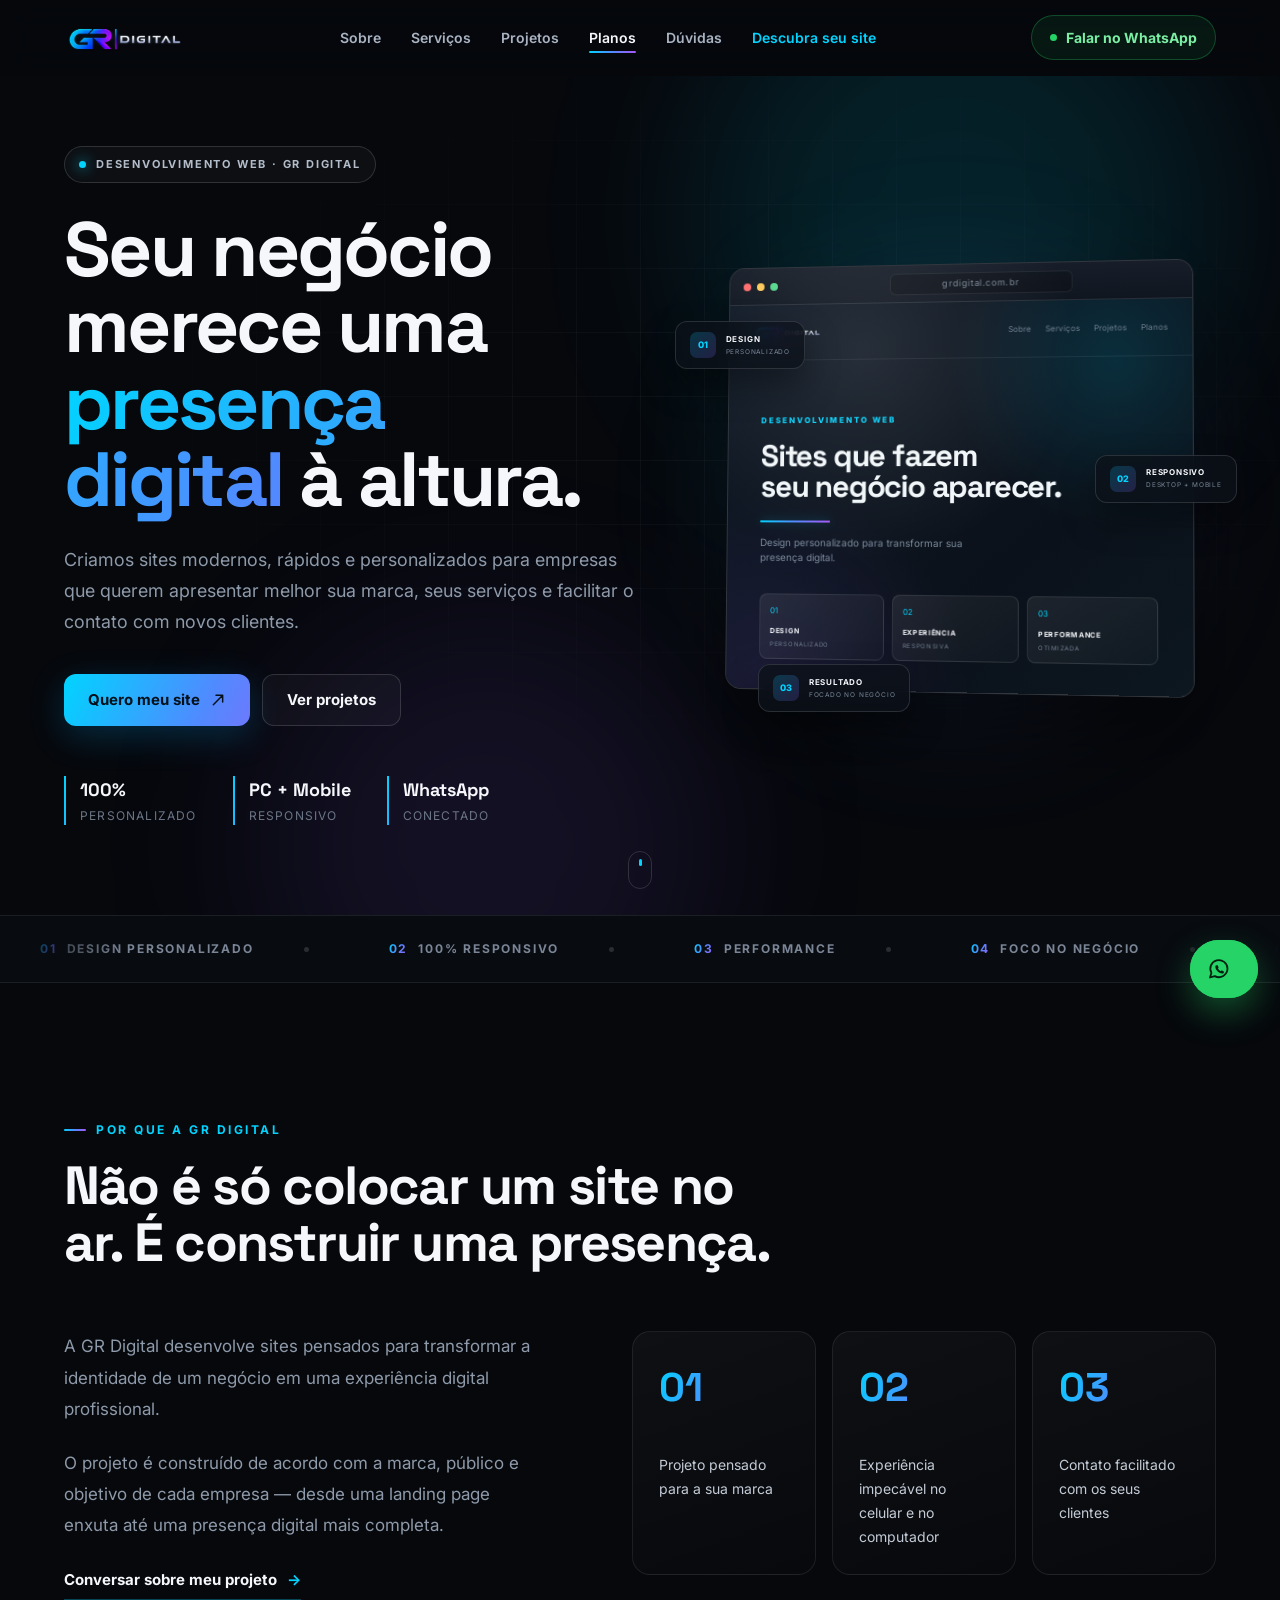
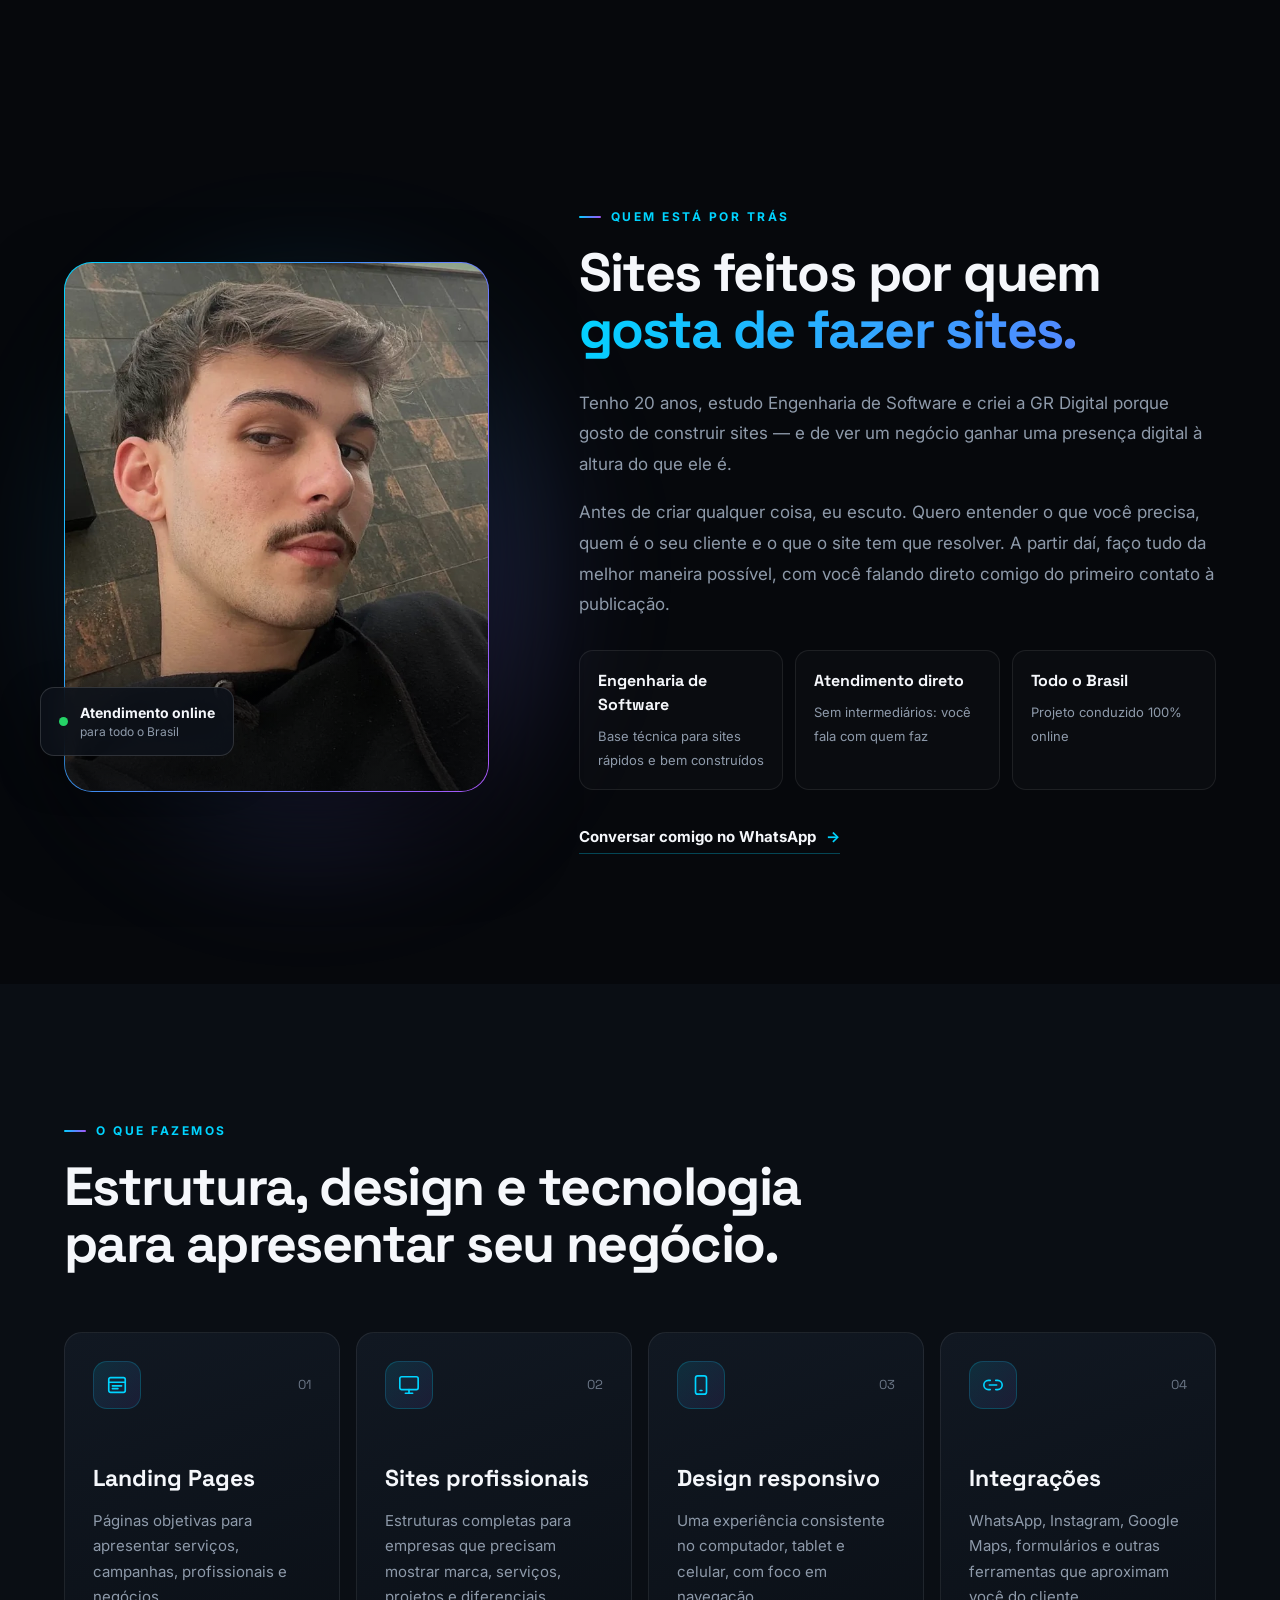
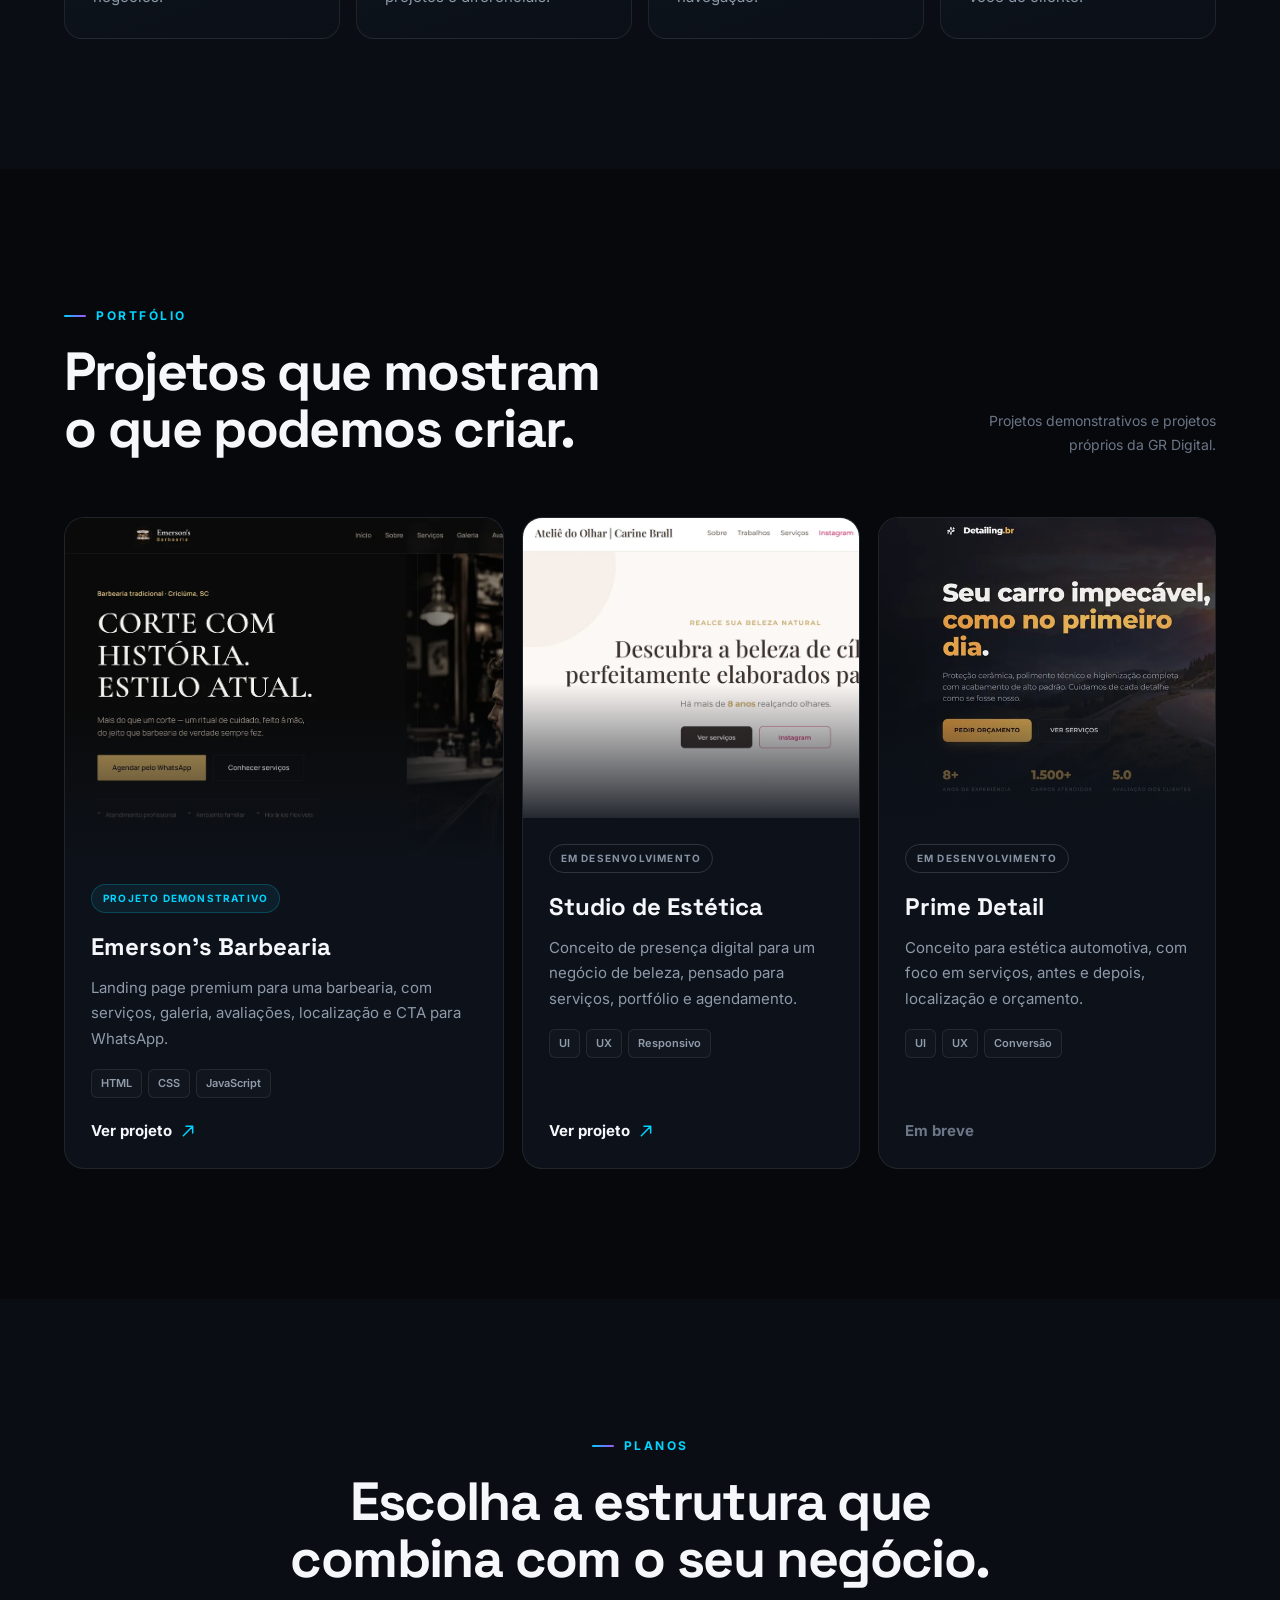
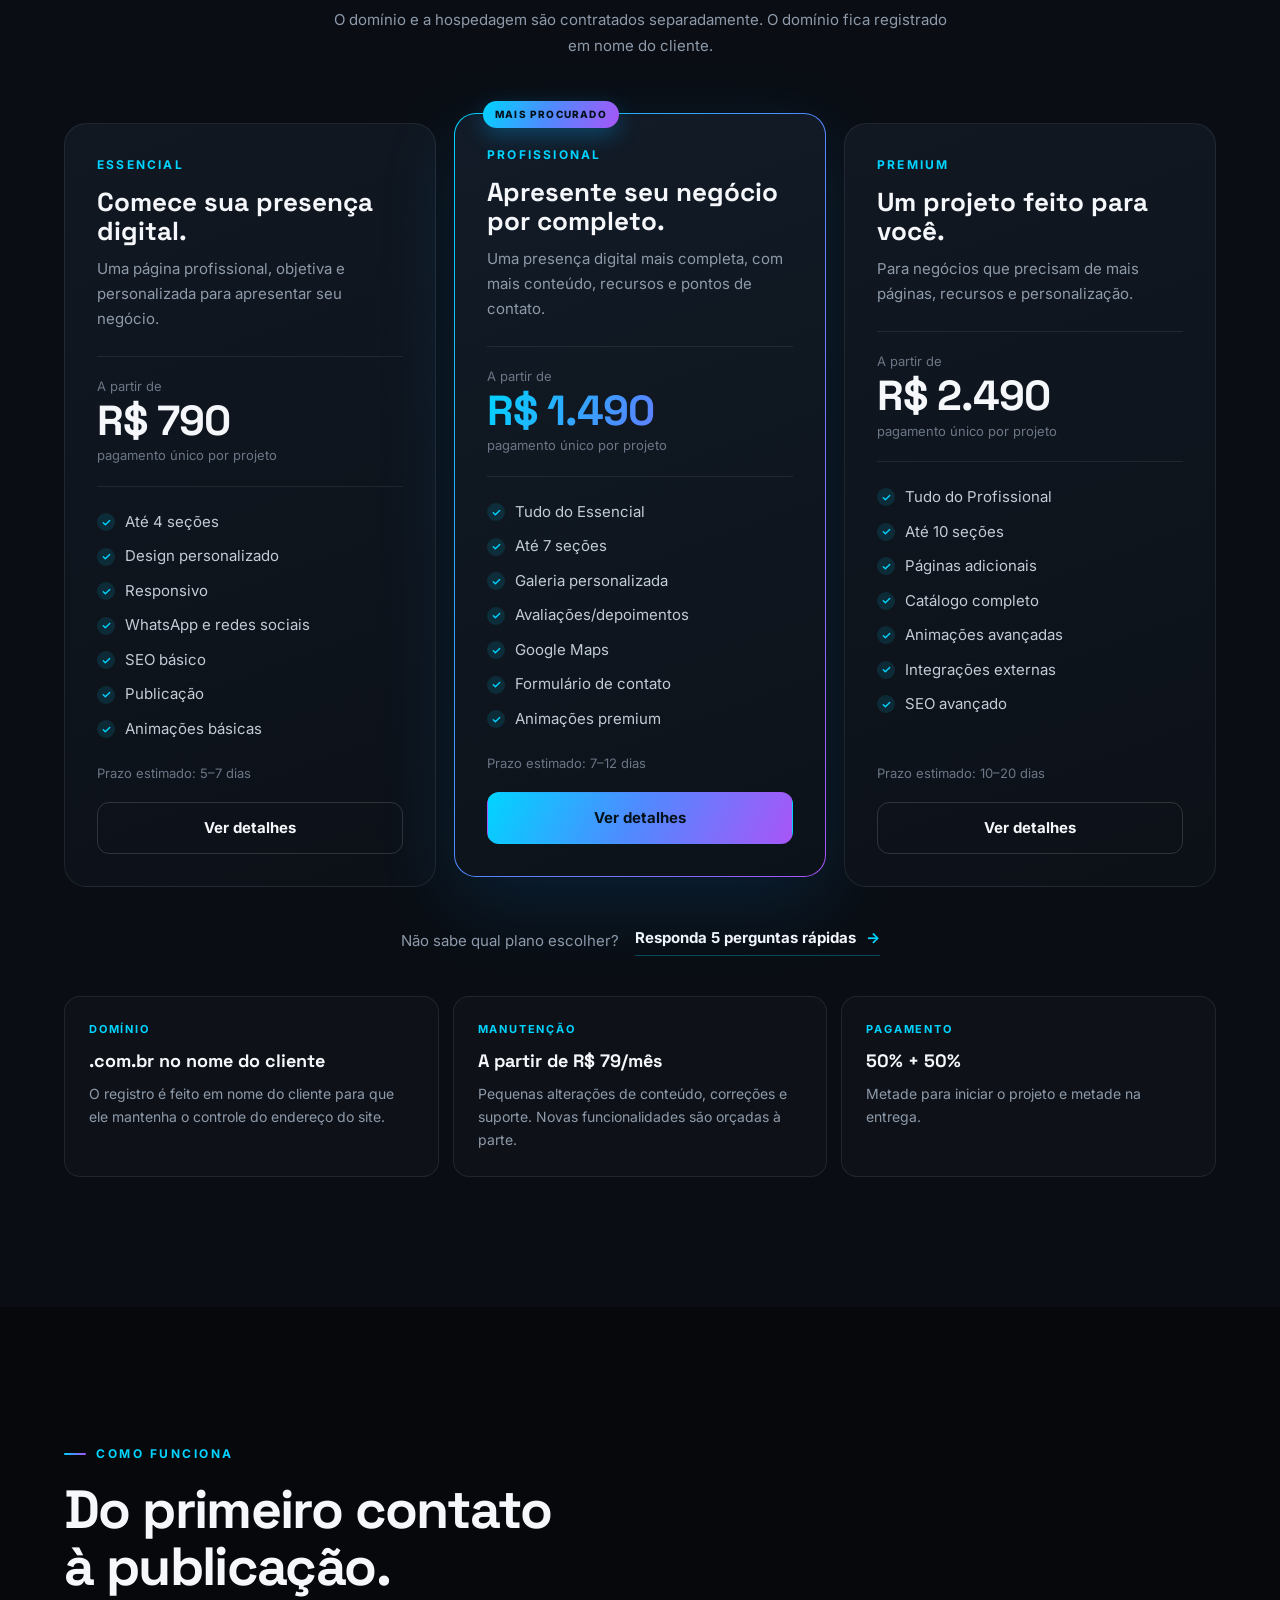
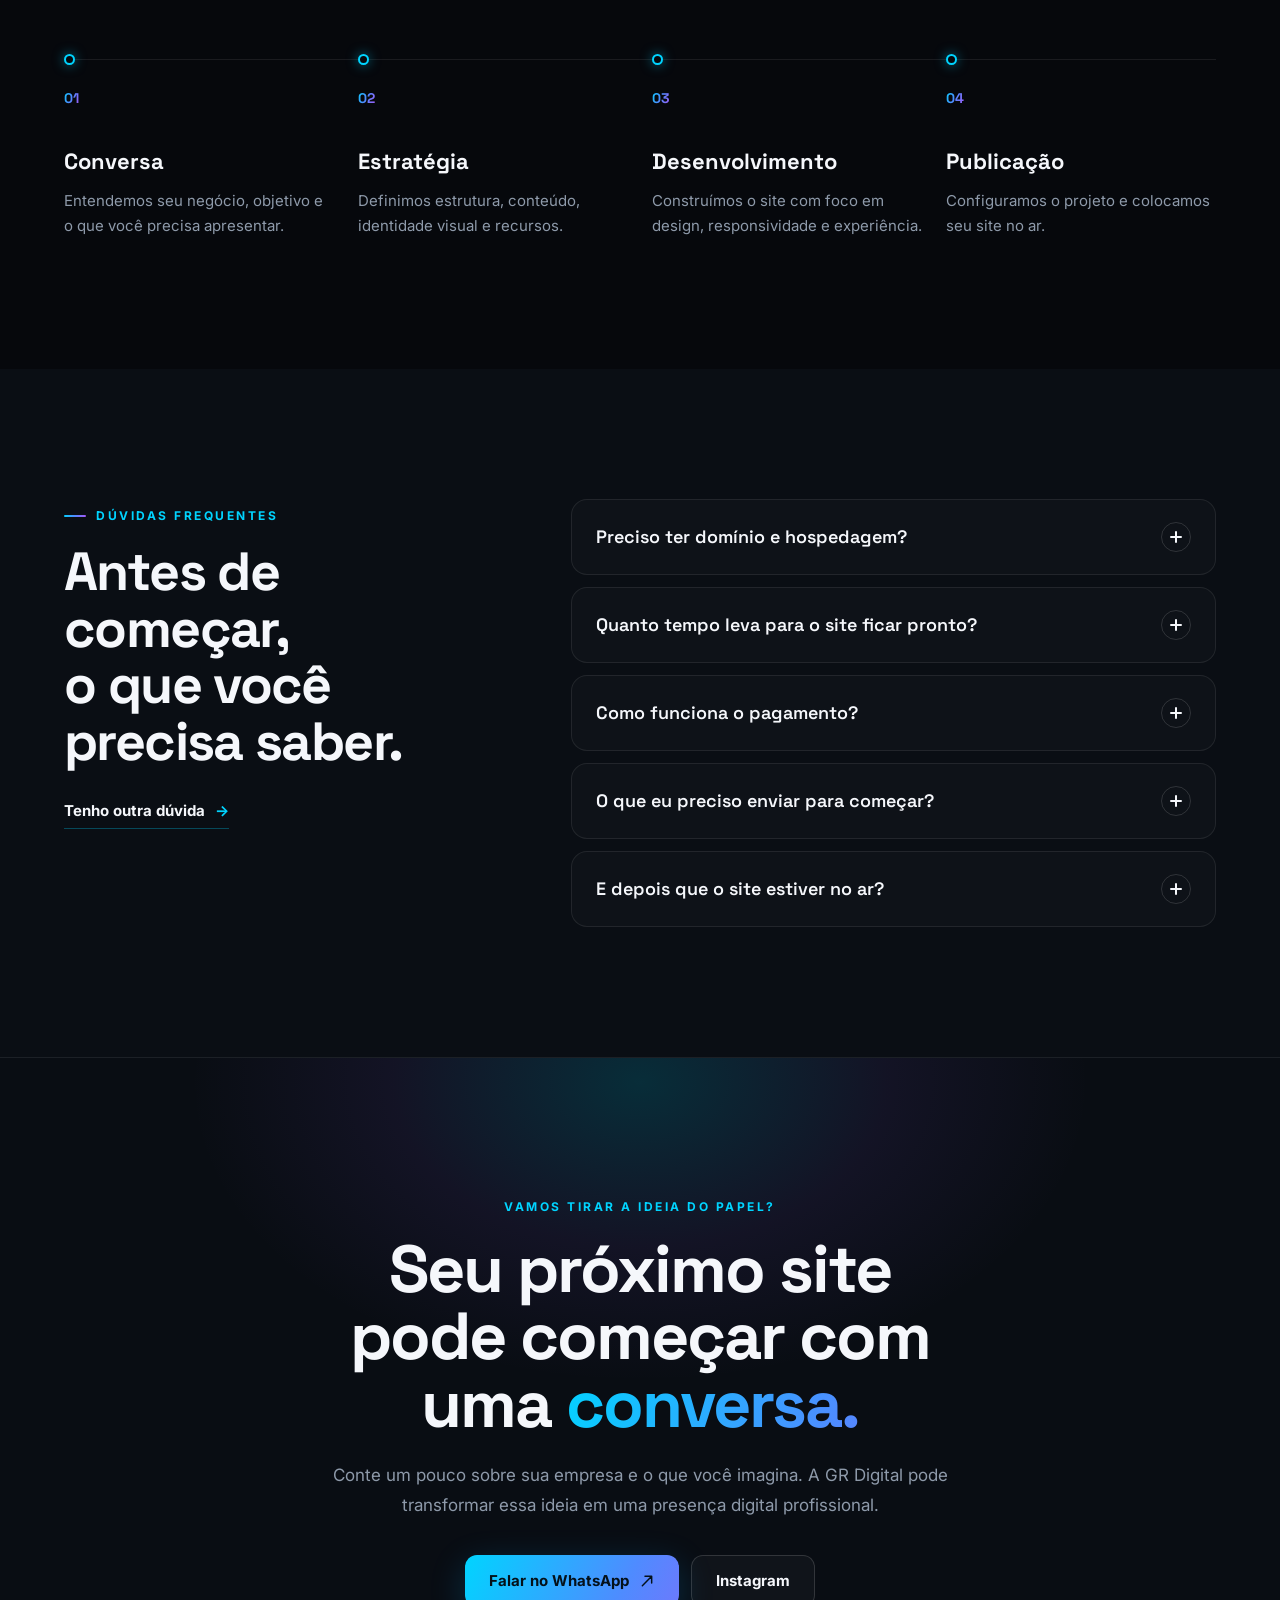
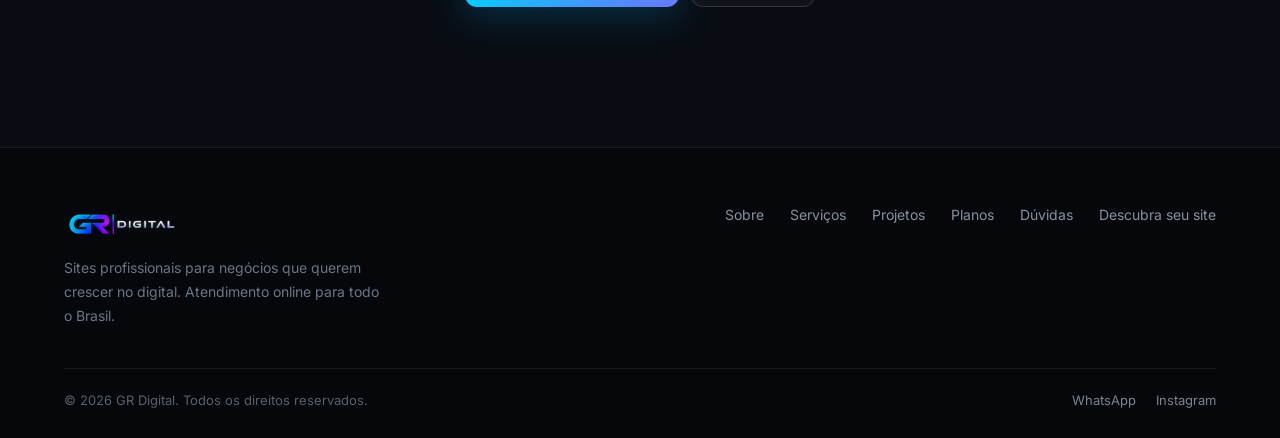
<file: index.html>
<!DOCTYPE html>
<html lang="pt-BR">
<head>
    <meta charset="UTF-8">
    <meta name="viewport" content="width=device-width, initial-scale=1.0">
    <title>GR Digital | Sites profissionais para o seu negócio</title>
    <meta name="description" content="GR Digital — criação de sites profissionais, responsivos e personalizados para negócios. Landing pages e sites completos com integração ao WhatsApp.">
    <meta name="theme-color" content="#06080c">

    <meta property="og:type" content="website">
    <meta property="og:title" content="GR Digital | Sites profissionais para o seu negócio">
    <meta property="og:description" content="Sites modernos, rápidos e personalizados para empresas que querem crescer no digital.">
    <meta property="og:image" content="IMG/logo.png">
    <meta property="og:locale" content="pt_BR">

    <link rel="icon" type="image/png" href="IMG/favicon.png">
    <link rel="apple-touch-icon" href="IMG/favicon.png">

    <link rel="preconnect" href="https://fonts.googleapis.com">
    <link rel="preconnect" href="https://fonts.gstatic.com" crossorigin>
    <link href="https://fonts.googleapis.com/css2?family=Inter:wght@400;500;600;700;800&family=Space+Grotesk:wght@500;600;700&display=swap" rel="stylesheet">
    <link rel="stylesheet" href="styles.css">
    <script src="main.js" defer></script>
</head>
<body>

<div class="scroll_progress" aria-hidden="true"></div>

<header class="container_header">
    <div class="logo_site">
        <a href="index.html" aria-label="GR Digital - início">
            <img src="IMG/logo.webp" alt="GR Digital" width="640" height="213">
        </a>
    </div>

    <nav class="main_nav" id="main-nav" aria-label="Navegação principal">
        <a href="#sobre">Sobre</a>
        <a href="#servicos">Serviços</a>
        <a href="#projetos">Projetos</a>
        <a href="#planos">Planos</a>
        <a href="#faq">Dúvidas</a>
        <a href="descubra.html" class="nav_highlight">Descubra seu site</a>
        <a href="https://wa.me/5548998230477?text=Ol%C3%A1!%20Quero%20saber%20mais%20sobre%20os%20sites%20da%20GR%20Digital." class="btn_wpp nav_mobile_cta">Falar no WhatsApp</a>
    </nav>

    <a href="https://wa.me/5548998230477?text=Ol%C3%A1!%20Quero%20saber%20mais%20sobre%20os%20sites%20da%20GR%20Digital." class="btn_wpp header_cta">
        <span class="wpp_dot" aria-hidden="true"></span>
        Falar no WhatsApp
    </a>

    <button class="menu_toggle" type="button" aria-label="Abrir menu" aria-expanded="false" aria-controls="main-nav">
        <span></span><span></span><span></span>
    </button>
</header>

<main>

<section class="hero" id="inicio">
    <div class="hero_bg" aria-hidden="true">
        <div class="hero_grid_lines"></div>
        <div class="aurora aurora_one"></div>
        <div class="aurora aurora_two"></div>
    </div>

    <div class="hero_grid">
        <div class="hero_content">
            <div class="hero_badge" data-reveal><span></span> DESENVOLVIMENTO WEB · GR DIGITAL</div>
            <h1 data-reveal data-reveal-delay="1">Seu negócio merece uma <span class="gradient_text">presença digital</span> à altura.</h1>
            <p class="hero_text" data-reveal data-reveal-delay="2">
                Criamos sites modernos, rápidos e personalizados para empresas que querem apresentar melhor sua marca, seus serviços e facilitar o contato com novos clientes.
            </p>
            <div class="hero_buttons" data-reveal data-reveal-delay="3">
                <a href="https://wa.me/5548998230477?text=Ol%C3%A1!%20Quero%20criar%20um%20site%20com%20a%20GR%20Digital." class="btn_principal">
                    Quero meu site
                    <span class="arrow_icon" aria-hidden="true"><svg viewBox="0 0 24 24"><path d="M5 19L19 5M9 5h10v10"/></svg></span>
                </a>
                <a href="#projetos" class="btn_outline">Ver projetos</a>
            </div>
            <div class="hero_meta" data-reveal data-reveal-delay="4">
                <div><strong><span data-count="100">100</span>%</strong><span>personalizado</span></div>
                <div><strong>PC + Mobile</strong><span>responsivo</span></div>
                <div><strong>WhatsApp</strong><span>conectado</span></div>
            </div>
        </div>

        <!-- MOCKUP DO SITE -->
        <div class="hero-mockup" data-reveal="zoom" data-reveal-delay="2" aria-hidden="true">
            <div class="mockup-browser">
                <div class="mockup-topbar">
                    <div class="mockup-dots"><span></span><span></span><span></span></div>
                    <div class="mockup-url">grdigital.com.br</div>
                </div>

                <div class="mockup-site">
                    <div class="mockup-header">
                        <div class="mockup-logo"><img src="IMG/logo.webp" alt=""></div>
                        <div class="mockup-nav">
                            <span>Sobre</span><span>Serviços</span><span>Projetos</span><span>Planos</span>
                        </div>
                    </div>

                    <div class="mockup-content">
                        <span class="mockup-tag">DESENVOLVIMENTO WEB</span>
                        <h3>Sites que fazem<br>seu negócio aparecer.</h3>
                        <div class="mockup-line"></div>
                        <p>Design personalizado para transformar sua presença digital.</p>
                        <div class="mockup-cards">
                            <div class="mockup-card"><span>01</span><strong>DESIGN</strong><small>PERSONALIZADO</small></div>
                            <div class="mockup-card"><span>02</span><strong>EXPERIÊNCIA</strong><small>RESPONSIVA</small></div>
                            <div class="mockup-card"><span>03</span><strong>PERFORMANCE</strong><small>OTIMIZADA</small></div>
                        </div>
                    </div>
                </div>
            </div>

            <div class="mockup-badge mockup-badge-one" data-depth="1.6">
                <span>01</span>
                <div><strong>DESIGN</strong><small>PERSONALIZADO</small></div>
            </div>
            <div class="mockup-badge mockup-badge-two" data-depth="2.2">
                <span>02</span>
                <div><strong>RESPONSIVO</strong><small>DESKTOP + MOBILE</small></div>
            </div>
            <div class="mockup-badge mockup-badge-three" data-depth="1.2">
                <span>03</span>
                <div><strong>RESULTADO</strong><small>FOCADO NO NEGÓCIO</small></div>
            </div>
        </div>
    </div>

    <a href="#sobre" class="scroll_hint" aria-label="Rolar para a próxima seção"><span></span></a>
</section>

<section class="trust_bar" aria-label="Diferenciais">
    <div class="marquee">
        <div class="marquee_track">
            <div><span>01</span> DESIGN PERSONALIZADO</div>
            <div><span>02</span> 100% RESPONSIVO</div>
            <div><span>03</span> PERFORMANCE</div>
            <div><span>04</span> FOCO NO NEGÓCIO</div>
            <div><span>05</span> INTEGRAÇÃO COM WHATSAPP</div>
            <div><span>06</span> SEO</div>
        </div>
    </div>
</section>

<section class="section sobre" id="sobre">
    <div class="wrap">
        <div class="section_title" data-reveal>
            <p>POR QUE A GR DIGITAL</p>
            <h2>Não é só colocar um site no ar. É construir uma presença.</h2>
        </div>
        <div class="sobre_grid">
            <div class="sobre_texto" data-reveal>
                <p>A GR Digital desenvolve sites pensados para transformar a identidade de um negócio em uma experiência digital profissional.</p>
                <p>O projeto é construído de acordo com a marca, público e objetivo de cada empresa — desde uma landing page enxuta até uma presença digital mais completa.</p>
                <a href="https://wa.me/5548998230477?text=Ol%C3%A1!%20Quero%20conversar%20sobre%20um%20projeto%20para%20minha%20empresa." class="text_link">Conversar sobre meu projeto <span aria-hidden="true">→</span></a>
            </div>
            <div class="sobre_dados" data-reveal-group>
                <div class="spotlight" data-reveal><strong>01</strong><span>Projeto pensado para a sua marca</span></div>
                <div class="spotlight" data-reveal><strong>02</strong><span>Experiência impecável no celular e no computador</span></div>
                <div class="spotlight" data-reveal><strong>03</strong><span>Contato facilitado com os seus clientes</span></div>
            </div>
        </div>
    </div>
</section>

<section class="section quem_sou" id="quem-sou">
    <div class="wrap quem_grid">
        <div class="quem_foto" data-reveal="zoom">
            <div class="quem_foto_frame">
                <img src="IMG/foto-gr.webp" alt="Foto do fundador da GR Digital" width="640" height="800" loading="lazy" decoding="async">
            </div>
            <div class="quem_selo">
                <span class="quem_selo_dot" aria-hidden="true"></span>
                <div><strong>Atendimento online</strong><small>para todo o Brasil</small></div>
            </div>
        </div>

        <div class="quem_texto">
            <div class="section_title" data-reveal>
                <p>QUEM ESTÁ POR TRÁS</p>
                <h2>Sites feitos por quem <span class="gradient_text">gosta de fazer sites.</span></h2>
            </div>
            <div class="quem_bio" data-reveal>
                <p>Tenho 20 anos, estudo Engenharia de Software e criei a GR Digital porque gosto de construir sites — e de ver um negócio ganhar uma presença digital à altura do que ele é.</p>
                <p>Antes de criar qualquer coisa, eu escuto. Quero entender o que você precisa, quem é o seu cliente e o que o site tem que resolver. A partir daí, faço tudo da melhor maneira possível, com você falando direto comigo do primeiro contato à publicação.</p>
            </div>
            <ul class="quem_pontos" data-reveal-group>
                <li data-reveal><strong>Engenharia de Software</strong><span>Base técnica para sites rápidos e bem construídos</span></li>
                <li data-reveal><strong>Atendimento direto</strong><span>Sem intermediários: você fala com quem faz</span></li>
                <li data-reveal><strong>Todo o Brasil</strong><span>Projeto conduzido 100% online</span></li>
            </ul>
            <a href="https://wa.me/5548998230477?text=Ol%C3%A1!%20Vi%20seu%20site%20e%20quero%20conversar%20sobre%20um%20projeto." class="text_link" data-reveal>Conversar comigo no WhatsApp <span aria-hidden="true">→</span></a>
        </div>
    </div>
</section>

<section class="section servicos alt_bg" id="servicos">
    <div class="wrap">
        <div class="section_title" data-reveal>
            <p>O QUE FAZEMOS</p>
            <h2>Estrutura, design e tecnologia para apresentar seu negócio.</h2>
        </div>
        <div class="servicos_grid" data-reveal-group>
            <article class="servico_card spotlight" data-reveal>
                <div class="servico_top">
                    <span class="servico_icon" aria-hidden="true"><svg viewBox="0 0 24 24"><rect x="3" y="4" width="18" height="16" rx="2"/><path d="M3 9h18M7 13h10M7 16h6"/></svg></span>
                    <span class="servico_num">01</span>
                </div>
                <h3>Landing Pages</h3>
                <p>Páginas objetivas para apresentar serviços, campanhas, profissionais e negócios.</p>
            </article>
            <article class="servico_card spotlight" data-reveal>
                <div class="servico_top">
                    <span class="servico_icon" aria-hidden="true"><svg viewBox="0 0 24 24"><rect x="2" y="3" width="20" height="14" rx="2"/><path d="M8 21h8M12 17v4"/></svg></span>
                    <span class="servico_num">02</span>
                </div>
                <h3>Sites profissionais</h3>
                <p>Estruturas completas para empresas que precisam mostrar marca, serviços, projetos e diferenciais.</p>
            </article>
            <article class="servico_card spotlight" data-reveal>
                <div class="servico_top">
                    <span class="servico_icon" aria-hidden="true"><svg viewBox="0 0 24 24"><rect x="6" y="2" width="12" height="20" rx="2.5"/><path d="M11 18h2"/></svg></span>
                    <span class="servico_num">03</span>
                </div>
                <h3>Design responsivo</h3>
                <p>Uma experiência consistente no computador, tablet e celular, com foco em navegação.</p>
            </article>
            <article class="servico_card spotlight" data-reveal>
                <div class="servico_top">
                    <span class="servico_icon" aria-hidden="true"><svg viewBox="0 0 24 24"><path d="M9 7H7a5 5 0 0 0 0 10h2M15 7h2a5 5 0 0 1 0 10h-2M8 12h8"/></svg></span>
                    <span class="servico_num">04</span>
                </div>
                <h3>Integrações</h3>
                <p>WhatsApp, Instagram, Google Maps, formulários e outras ferramentas que aproximam você do cliente.</p>
            </article>
        </div>
    </div>
</section>

<section class="section projetos" id="projetos">
    <div class="wrap">
        <div class="section_head_row">
            <div class="section_title" data-reveal>
                <p>PORTFÓLIO</p>
                <h2>Projetos que mostram o que podemos criar.</h2>
            </div>
            <div class="portfolio_note" data-reveal>Projetos demonstrativos e projetos próprios da GR Digital.</div>
        </div>

        <div class="projetos_grid" data-reveal-group>
            <article class="projeto_card projeto_destaque" data-reveal>
                <a class="projeto_preview" href="https://barbershopgr.netlify.app/" target="_blank" rel="noopener noreferrer" tabindex="-1" aria-hidden="true">
                    <img src="IMG/projeto-barbearia.webp" alt="" width="1400" height="733" loading="lazy" decoding="async">
                    <span class="preview_overlay">Visitar site ↗</span>
                </a>
                <div class="projeto_info">
                    <div class="project_status">PROJETO DEMONSTRATIVO</div>
                    <h3>Emerson's Barbearia</h3>
                    <p>Landing page premium para uma barbearia, com serviços, galeria, avaliações, localização e CTA para WhatsApp.</p>
                    <div class="project_tags"><span>HTML</span><span>CSS</span><span>JavaScript</span></div>
                    <a href="https://barbershopgr.netlify.app/" target="_blank" rel="noopener noreferrer" class="project_link">
                        Ver projeto
                        <span class="arrow_icon" aria-hidden="true"><svg viewBox="0 0 24 24"><path d="M5 19L19 5M9 5h10v10"/></svg></span>
                    </a>
                </div>
            </article>

            <article class="projeto_card" data-reveal>
                <a class="projeto_preview" href="https://ateliedoolharcb.netlify.app/" target="_blank" rel="noopener noreferrer" tabindex="-1" aria-hidden="true">
                    <img src="IMG/projeto-estetica.webp" alt="" width="1100" height="706" loading="lazy" decoding="async">
                    <span class="preview_overlay">Visitar site ↗</span>
                </a>
                <div class="projeto_info">
                    <div class="project_status neutral">EM DESENVOLVIMENTO</div>
                    <h3>Studio de Estética</h3>
                    <p>Conceito de presença digital para um negócio de beleza, pensado para serviços, portfólio e agendamento.</p>
                    <div class="project_tags"><span>UI</span><span>UX</span><span>Responsivo</span></div>
                    <a href="https://ateliedoolharcb.netlify.app/" target="_blank" rel="noopener noreferrer" class="project_link">
                        Ver projeto
                        <span class="arrow_icon" aria-hidden="true"><svg viewBox="0 0 24 24"><path d="M5 19L19 5M9 5h10v10"/></svg></span>
                    </a>
                </div>
            </article>

            <article class="projeto_card" data-reveal>
                <div class="projeto_preview">
                    <img src="IMG/projeto-prime-detail.webp" alt="Preview do site Prime Detail" width="1100" height="521" loading="lazy" decoding="async">
                </div>
                <div class="projeto_info">
                    <div class="project_status neutral">EM DESENVOLVIMENTO</div>
                    <h3>Prime Detail</h3>
                    <p>Conceito para estética automotiva, com foco em serviços, antes e depois, localização e orçamento.</p>
                    <div class="project_tags"><span>UI</span><span>UX</span><span>Conversão</span></div>
                    <span class="project_link is_disabled">Em breve</span>
                </div>
            </article>
        </div>
    </div>
</section>

<section class="section planos alt_bg" id="planos">
    <div class="wrap">
        <div class="section_title center" data-reveal>
            <p>PLANOS</p>
            <h2>Escolha a estrutura que combina com o seu negócio.</h2>
            <span>O domínio e a hospedagem são contratados separadamente. O domínio fica registrado em nome do cliente.</span>
        </div>

        <div class="planos_container" data-reveal-group>
            <article class="plano_card spotlight" data-reveal>
                <p class="plano_nome">ESSENCIAL</p>
                <h3>Comece sua presença digital.</h3>
                <p class="plano_descricao">Uma página profissional, objetiva e personalizada para apresentar seu negócio.</p>
                <div class="preco"><small>A partir de</small><strong>R$ 790</strong><span>pagamento único por projeto</span></div>
                <ul><li>Até 4 seções</li><li>Design personalizado</li><li>Responsivo</li><li>WhatsApp e redes sociais</li><li>SEO básico</li><li>Publicação</li><li>Animações básicas</li></ul>
                <div class="prazo">Prazo estimado: 5–7 dias</div>
                <a href="plano1.html" class="btn_plano">Ver detalhes</a>
            </article>

            <article class="plano_card destaque spotlight" data-reveal>
                <div class="mais_vendido">MAIS PROCURADO</div>
                <p class="plano_nome">PROFISSIONAL</p>
                <h3>Apresente seu negócio por completo.</h3>
                <p class="plano_descricao">Uma presença digital mais completa, com mais conteúdo, recursos e pontos de contato.</p>
                <div class="preco"><small>A partir de</small><strong>R$ 1.490</strong><span>pagamento único por projeto</span></div>
                <ul><li>Tudo do Essencial</li><li>Até 7 seções</li><li>Galeria personalizada</li><li>Avaliações/depoimentos</li><li>Google Maps</li><li>Formulário de contato</li><li>Animações premium</li></ul>
                <div class="prazo">Prazo estimado: 7–12 dias</div>
                <a href="plano2.html" class="btn_plano btn_plano_gold">Ver detalhes</a>
            </article>

            <article class="plano_card spotlight" data-reveal>
                <p class="plano_nome">PREMIUM</p>
                <h3>Um projeto feito para você.</h3>
                <p class="plano_descricao">Para negócios que precisam de mais páginas, recursos e personalização.</p>
                <div class="preco"><small>A partir de</small><strong>R$ 2.490</strong><span>pagamento único por projeto</span></div>
                <ul><li>Tudo do Profissional</li><li>Até 10 seções</li><li>Páginas adicionais</li><li>Catálogo completo</li><li>Animações avançadas</li><li>Integrações externas</li><li>SEO avançado</li></ul>
                <div class="prazo">Prazo estimado: 10–20 dias</div>
                <a href="plano3.html" class="btn_plano">Ver detalhes</a>
            </article>
        </div>

        <div class="planos_quiz" data-reveal>
            <p>Não sabe qual plano escolher?</p>
            <a href="descubra.html" class="text_link">Responda 5 perguntas rápidas <span aria-hidden="true">→</span></a>
        </div>

        <div class="extras_grid" data-reveal-group>
            <div data-reveal><span>DOMÍNIO</span><strong>.com.br no nome do cliente</strong><p>O registro é feito em nome do cliente para que ele mantenha o controle do endereço do site.</p></div>
            <div data-reveal><span>MANUTENÇÃO</span><strong>A partir de R$ 79/mês</strong><p>Pequenas alterações de conteúdo, correções e suporte. Novas funcionalidades são orçadas à parte.</p></div>
            <div data-reveal><span>PAGAMENTO</span><strong>50% + 50%</strong><p>Metade para iniciar o projeto e metade na entrega.</p></div>
        </div>
    </div>
</section>

<section class="section processo">
    <div class="wrap">
        <div class="section_title" data-reveal>
            <p>COMO FUNCIONA</p>
            <h2>Do primeiro contato à publicação.</h2>
        </div>
        <div class="processo_grid" data-reveal-group>
            <div class="processo_line" aria-hidden="true"><span></span></div>
            <div class="processo_step" data-reveal><b>01</b><h3>Conversa</h3><p>Entendemos seu negócio, objetivo e o que você precisa apresentar.</p></div>
            <div class="processo_step" data-reveal><b>02</b><h3>Estratégia</h3><p>Definimos estrutura, conteúdo, identidade visual e recursos.</p></div>
            <div class="processo_step" data-reveal><b>03</b><h3>Desenvolvimento</h3><p>Construímos o site com foco em design, responsividade e experiência.</p></div>
            <div class="processo_step" data-reveal><b>04</b><h3>Publicação</h3><p>Configuramos o projeto e colocamos seu site no ar.</p></div>
        </div>
    </div>
</section>

<section class="section faq alt_bg" id="faq">
    <div class="wrap faq_wrap">
        <div class="section_title" data-reveal>
            <p>DÚVIDAS FREQUENTES</p>
            <h2>Antes de começar, o que você precisa saber.</h2>
            <a href="https://wa.me/5548998230477?text=Ol%C3%A1!%20Tenho%20uma%20d%C3%BAvida%20sobre%20os%20sites%20da%20GR%20Digital." class="text_link faq_cta">Tenho outra dúvida <span aria-hidden="true">→</span></a>
        </div>

        <div class="faq_list" data-reveal-group>
            <div class="faq_item" data-reveal>
                <button class="faq_question" type="button" aria-expanded="false">
                    Preciso ter domínio e hospedagem?
                    <span class="faq_icon" aria-hidden="true"></span>
                </button>
                <div class="faq_answer"><div><p>O domínio e a hospedagem são contratados separadamente. O domínio .com.br fica registrado no seu nome, e a GR Digital pode orientar e fazer toda a configuração técnica.</p></div></div>
            </div>
            <div class="faq_item" data-reveal>
                <button class="faq_question" type="button" aria-expanded="false">
                    Quanto tempo leva para o site ficar pronto?
                    <span class="faq_icon" aria-hidden="true"></span>
                </button>
                <div class="faq_answer"><div><p>Depende do plano: de 5 a 7 dias no Essencial, de 7 a 12 no Profissional e de 10 a 20 no Premium. O prazo começa após o envio das informações e materiais necessários.</p></div></div>
            </div>
            <div class="faq_item" data-reveal>
                <button class="faq_question" type="button" aria-expanded="false">
                    Como funciona o pagamento?
                    <span class="faq_icon" aria-hidden="true"></span>
                </button>
                <div class="faq_answer"><div><p>50% para iniciar o projeto e 50% na entrega.</p></div></div>
            </div>
            <div class="faq_item" data-reveal>
                <button class="faq_question" type="button" aria-expanded="false">
                    O que eu preciso enviar para começar?
                    <span class="faq_icon" aria-hidden="true"></span>
                </button>
                <div class="faq_answer"><div><p>Informações sobre o seu negócio, logo, fotos e textos que você já tiver. Se ainda não tiver tudo, a gente conversa e organiza juntos o que o site precisa apresentar.</p></div></div>
            </div>
            <div class="faq_item" data-reveal>
                <button class="faq_question" type="button" aria-expanded="false">
                    E depois que o site estiver no ar?
                    <span class="faq_icon" aria-hidden="true"></span>
                </button>
                <div class="faq_answer"><div><p>Você pode contratar a manutenção opcional, a partir de R$ 79/mês, que inclui pequenas alterações de conteúdo, correções e suporte. Novas funcionalidades são orçadas à parte.</p></div></div>
            </div>
        </div>
    </div>
</section>

<section class="contato" id="contato">
    <div class="contato_glow" aria-hidden="true"></div>
    <div class="contato_content" data-reveal>
        <p>VAMOS TIRAR A IDEIA DO PAPEL?</p>
        <h2>Seu próximo site pode começar com uma <span class="gradient_text">conversa.</span></h2>
        <p>Conte um pouco sobre sua empresa e o que você imagina. A GR Digital pode transformar essa ideia em uma presença digital profissional.</p>
        <div class="contato_botoes">
            <a href="https://wa.me/5548998230477?text=Ol%C3%A1!%20Quero%20conversar%20sobre%20um%20site%20para%20minha%20empresa" class="btn_principal">
                Falar no WhatsApp
                <span class="arrow_icon" aria-hidden="true"><svg viewBox="0 0 24 24"><path d="M5 19L19 5M9 5h10v10"/></svg></span>
            </a>
            <a href="https://www.instagram.com/grdigital_sites/" target="_blank" rel="noopener noreferrer" class="btn_outline">Instagram</a>
        </div>
    </div>
</section>

</main>

<footer>
    <div class="footer_top">
        <div>
            <img src="IMG/logo.webp" alt="GR Digital" width="640" height="213" loading="lazy">
            <p>Sites profissionais para negócios que querem crescer no digital. Atendimento online para todo o Brasil.</p>
        </div>
        <div class="footer_links">
            <a href="#sobre">Sobre</a><a href="#servicos">Serviços</a><a href="#projetos">Projetos</a><a href="#planos">Planos</a><a href="#faq">Dúvidas</a><a href="descubra.html">Descubra seu site</a>
        </div>
    </div>
    <div class="footer_bottom">
        <span>© <span data-year>2026</span> GR Digital. Todos os direitos reservados.</span>
        <div><a href="https://wa.me/5548998230477">WhatsApp</a><a href="https://www.instagram.com/grdigital_sites/" target="_blank" rel="noopener noreferrer">Instagram</a></div>
    </div>
</footer>

<a href="https://wa.me/5548998230477?text=Ol%C3%A1!%20Vim%20pelo%20site%20da%20GR%20Digital." class="wpp_float" aria-label="Conversar no WhatsApp">
    <svg viewBox="0 0 24 24" aria-hidden="true"><path d="M20.5 11.6a8.6 8.6 0 0 1-12.7 7.5L3 20.5l1.4-4.6a8.6 8.6 0 1 1 16.1-4.3z"/><path d="M9 8.6c.2-.4.5-.4.8-.4h.5c.2 0 .4.1.5.4l.7 1.6c.1.2 0 .5-.1.7l-.5.6c.6 1.2 1.6 2.1 2.8 2.7l.6-.6c.2-.2.4-.2.6-.1l1.6.7c.3.1.4.3.4.6v.5c0 .4-.1.7-.5.9-.9.5-2.3.4-4-.5a9 9 0 0 1-3.3-3.3c-.9-1.6-1-3-.4-3.8z"/></svg>
    <span class="wpp_float_label">Fale com a gente</span>
</a>

<button class="back_top" type="button" aria-label="Voltar ao topo">
    <svg viewBox="0 0 24 24" aria-hidden="true"><path d="M12 19V5M5 12l7-7 7 7"/></svg>
</button>

</body>
</html>
</file>
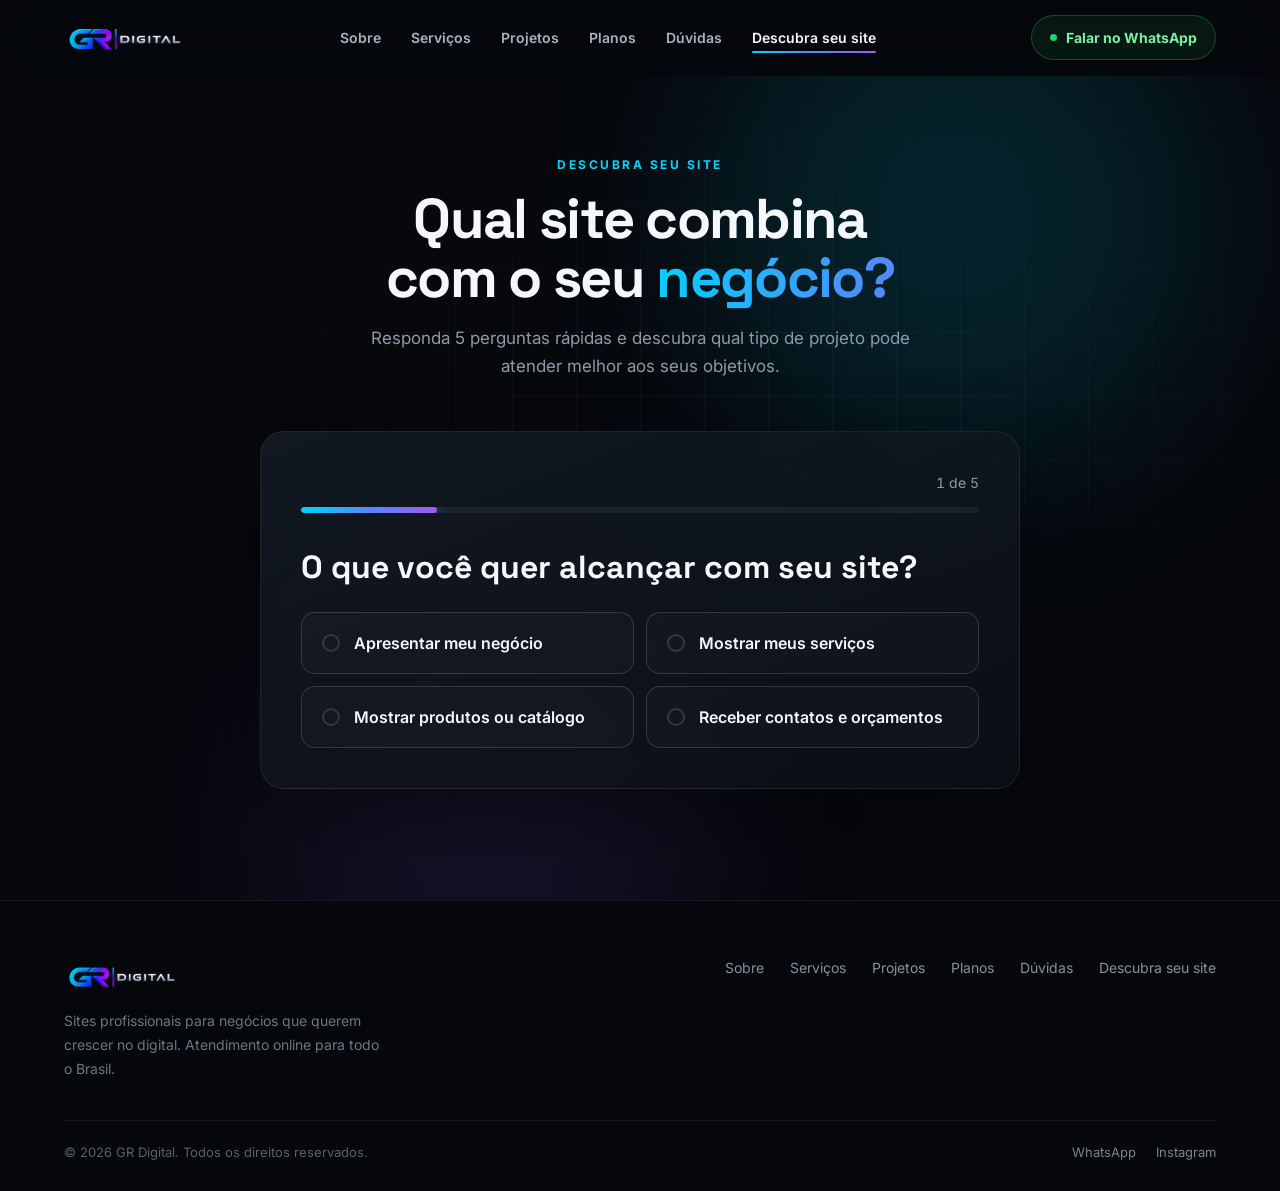
<file: descubra.html>
<!DOCTYPE html>
<html lang="pt-BR">

<head>
    <meta charset="UTF-8">
    <meta name="viewport" content="width=device-width, initial-scale=1.0">
    <title>Descubra seu site | GR Digital</title>
    <meta name="description" content="Responda 5 perguntas rápidas e descubra qual tipo de site combina com o seu negócio.">
    <meta name="theme-color" content="#06080c">
    <link rel="icon" type="image/png" href="IMG/favicon.png">

    <link rel="preconnect" href="https://fonts.googleapis.com">
    <link rel="preconnect" href="https://fonts.gstatic.com" crossorigin>
    <link href="https://fonts.googleapis.com/css2?family=Inter:wght@400;500;600;700;800&family=Space+Grotesk:wght@500;600;700&display=swap" rel="stylesheet">
    <link rel="stylesheet" href="styles.css">
    <script src="main.js" defer></script>

    <style>
        .quiz_page {
            position: relative;
            isolation: isolate;
            overflow: hidden;
            min-height: calc(100vh - var(--header-h));
            padding: 80px var(--gutter) 110px
        }

        .quiz {
            max-width: 760px;
            margin: 0 auto
        }

        .quiz_intro {
            text-align: center;
            margin-bottom: 50px
        }

        .quiz_intro > p {
            color: var(--primary);
            font-size: 12px;
            font-weight: 700;
            letter-spacing: 2.5px
        }

        .quiz_intro h1 {
            font-family: var(--font-title);
            font-size: clamp(34px, 5.5vw, 56px);
            line-height: 1.05;
            letter-spacing: -.03em;
            margin: 16px 0;
            text-wrap: balance
        }

        .quiz_intro > span {
            display: block;
            max-width: 560px;
            margin: auto;
            color: var(--muted);
            font-size: 17px;
            line-height: 1.7
        }

        .quiz_card {
            padding: clamp(24px, 4vw, 40px);
            border: 1px solid var(--border);
            border-radius: 24px;
            background: linear-gradient(160deg, rgba(20, 27, 38, .85), rgba(11, 16, 23, .85));
            backdrop-filter: blur(10px);
            box-shadow: 0 30px 80px rgba(0, 0, 0, .35)
        }

        .quiz_top {
            display: flex;
            align-items: center;
            justify-content: space-between;
            gap: 16px;
            margin-bottom: 14px
        }

        .quiz_voltar {
            display: inline-flex;
            align-items: center;
            gap: 6px;
            color: var(--muted);
            font-size: 14px;
            font-weight: 600;
            transition: color .25s, opacity .25s
        }

        .quiz_voltar:hover {
            color: var(--primary)
        }

        .quiz_voltar[hidden] {
            display: inline-flex;
            visibility: hidden
        }

        .contador {
            color: var(--muted);
            font-size: 14px;
            font-variant-numeric: tabular-nums
        }

        .progresso {
            height: 6px;
            background: rgba(255, 255, 255, .06);
            border-radius: 20px;
            margin-bottom: 36px;
            overflow: hidden
        }

        .barra {
            height: 100%;
            width: 20%;
            border-radius: inherit;
            background: var(--grad);
            box-shadow: 0 0 14px rgba(0, 212, 255, .5);
            transition: width .6s var(--ease)
        }

        .pergunta {
            display: none
        }

        .pergunta.ativa {
            display: block;
            animation: quiz-in .55s var(--ease) both
        }

        .pergunta.saindo {
            display: block;
            animation: quiz-out .3s ease both
        }

        .pergunta h2 {
            font-family: var(--font-title);
            font-size: clamp(24px, 3.4vw, 32px);
            line-height: 1.15;
            margin-bottom: 26px
        }

        .opcoes {
            display: grid;
            grid-template-columns: 1fr 1fr;
            gap: 12px
        }

        .opcao {
            display: flex;
            align-items: center;
            gap: 14px;
            width: 100%;
            padding: 18px 20px;
            border: 1px solid var(--border-strong);
            border-radius: 14px;
            background: rgba(255, 255, 255, .02);
            text-align: left;
            font-size: 16px;
            font-weight: 600;
            transition: border-color .25s, background .25s, transform .35s var(--ease)
        }

        .opcao::before {
            content: "";
            flex-shrink: 0;
            width: 18px;
            height: 18px;
            border-radius: 50%;
            border: 2px solid var(--border-strong);
            transition: border-color .25s, box-shadow .25s, background .25s
        }

        .opcao:hover {
            border-color: rgba(0, 212, 255, .5);
            background: rgba(0, 212, 255, .05);
            transform: translateY(-2px)
        }

        .opcao:hover::before {
            border-color: var(--primary)
        }

        .opcao.selecionada {
            border-color: var(--primary);
            background: rgba(0, 212, 255, .1)
        }

        .opcao.selecionada::before {
            border-color: var(--primary);
            background: var(--primary);
            box-shadow: inset 0 0 0 3px #0b1017
        }

        .resultado {
            display: none;
            text-align: center
        }

        .resultado.ativa {
            display: block;
            animation: quiz-in .7s var(--ease) both
        }

        .resultado_icone {
            display: grid;
            place-items: center;
            width: 64px;
            height: 64px;
            margin: 0 auto 22px;
            border-radius: 50%;
            background: var(--grad);
            color: #04111a;
            box-shadow: 0 0 0 10px rgba(0, 212, 255, .08), 0 14px 40px rgba(0, 170, 255, .35)
        }

        .resultado_icone svg {
            width: 28px;
            height: 28px;
            fill: none;
            stroke: currentColor;
            stroke-width: 2.6;
            stroke-linecap: round;
            stroke-linejoin: round;
            stroke-dasharray: 30;
            stroke-dashoffset: 30;
            animation: draw-check .6s .35s var(--ease) forwards
        }

        .resultado .plano {
            color: var(--primary);
            font-size: 13px;
            font-weight: 700;
            letter-spacing: 2.2px;
            margin-bottom: 14px
        }

        .resultado h2 {
            font-family: var(--font-title);
            font-size: clamp(30px, 4.5vw, 44px);
            line-height: 1.08;
            letter-spacing: -.02em;
            margin-bottom: 16px;
            text-wrap: balance
        }

        .resultado > p:not(.plano) {
            max-width: 560px;
            margin: 0 auto 30px;
            color: var(--muted);
            font-size: 16px;
            line-height: 1.75
        }

        .resultado_preco {
            display: inline-flex;
            align-items: baseline;
            gap: 8px;
            margin-bottom: 30px;
            padding: 10px 18px;
            border: 1px solid var(--border-strong);
            border-radius: 999px;
            color: var(--muted);
            font-size: 14px
        }

        .resultado_preco strong {
            font-family: var(--font-title);
            font-size: 20px;
            color: var(--white)
        }

        .botoes_resultado {
            display: flex;
            justify-content: center;
            gap: 12px;
            flex-wrap: wrap
        }

        .refazer {
            margin-top: 22px;
            color: var(--muted);
            font-size: 14px;
            font-weight: 600;
            text-decoration: underline;
            text-underline-offset: 4px;
            transition: color .25s
        }

        .refazer:hover {
            color: var(--primary)
        }

        @keyframes quiz-in {
            from { opacity: 0; transform: translateX(30px) }
            to { opacity: 1; transform: none }
        }

        @keyframes quiz-out {
            from { opacity: 1; transform: none }
            to { opacity: 0; transform: translateX(-30px) }
        }

        @keyframes draw-check {
            to { stroke-dashoffset: 0 }
        }

        @media (max-width: 600px) {
            .quiz_page {
                padding-top: 50px
            }

            .opcoes {
                grid-template-columns: 1fr
            }

            .opcao {
                padding: 16px 18px;
                font-size: 15px
            }

            .botoes_resultado a {
                width: 100%
            }
        }
    </style>
</head>

<body>

<div class="scroll_progress" aria-hidden="true"></div>

<header class="container_header">
    <div class="logo_site">
        <a href="index.html" aria-label="GR Digital - início"><img src="IMG/logo.webp" alt="GR Digital" width="640" height="213"></a>
    </div>
    <nav class="main_nav" id="main-nav" aria-label="Navegação principal">
        <a href="index.html#sobre">Sobre</a>
        <a href="index.html#servicos">Serviços</a>
        <a href="index.html#projetos">Projetos</a>
        <a href="index.html#planos">Planos</a>
        <a href="index.html#faq">Dúvidas</a>
        <a href="descubra.html" class="nav_highlight is_active" aria-current="page">Descubra seu site</a>
        <a href="https://wa.me/5548998230477" class="btn_wpp nav_mobile_cta">Falar no WhatsApp</a>
    </nav>
    <a href="https://wa.me/5548998230477" class="btn_wpp header_cta"><span class="wpp_dot" aria-hidden="true"></span>Falar no WhatsApp</a>
    <button class="menu_toggle" type="button" aria-label="Abrir menu" aria-expanded="false" aria-controls="main-nav">
        <span></span><span></span><span></span>
    </button>
</header>

<main class="quiz_page">
    <div class="hero_bg" aria-hidden="true"><div class="hero_grid_lines"></div><div class="aurora aurora_one"></div><div class="aurora aurora_two"></div></div>

    <section class="quiz">
        <div class="quiz_intro" data-reveal>
            <p>DESCUBRA SEU SITE</p>
            <h1>Qual site combina com o seu <span class="gradient_text">negócio?</span></h1>
            <span>Responda 5 perguntas rápidas e descubra qual tipo de projeto pode atender melhor aos seus objetivos.</span>
        </div>

        <div class="quiz_card" data-reveal data-reveal-delay="2">
            <div class="quiz_etapas" id="quizEtapas">
                <div class="quiz_top">
                    <button type="button" class="quiz_voltar" id="voltar" hidden>← Voltar</button>
                    <div class="contador" id="contador" aria-live="polite">1 de 5</div>
                </div>

                <div class="progresso" role="progressbar" aria-valuemin="0" aria-valuemax="100" aria-valuenow="20" aria-label="Progresso do questionário">
                    <div class="barra" id="barra"></div>
                </div>

                <div class="pergunta ativa">
                    <h2>O que você quer alcançar com seu site?</h2>
                    <div class="opcoes">
                        <button type="button" class="opcao" data-pontos="1">Apresentar meu negócio</button>
                        <button type="button" class="opcao" data-pontos="2">Mostrar meus serviços</button>
                        <button type="button" class="opcao" data-pontos="3">Mostrar produtos ou catálogo</button>
                        <button type="button" class="opcao" data-pontos="3">Receber contatos e orçamentos</button>
                    </div>
                </div>

                <div class="pergunta">
                    <h2>O que você gostaria de mostrar?</h2>
                    <div class="opcoes">
                        <button type="button" class="opcao" data-pontos="1">Informações básicas</button>
                        <button type="button" class="opcao" data-pontos="2">Serviços</button>
                        <button type="button" class="opcao" data-pontos="3">Produtos</button>
                        <button type="button" class="opcao" data-pontos="3">Portfólio e trabalhos</button>
                    </div>
                </div>

                <div class="pergunta">
                    <h2>Quantas páginas você imagina?</h2>
                    <div class="opcoes">
                        <button type="button" class="opcao" data-pontos="1">Uma página</button>
                        <button type="button" class="opcao" data-pontos="2">Algumas páginas</button>
                        <button type="button" class="opcao" data-pontos="3">Um site completo</button>
                        <button type="button" class="opcao" data-pontos="2">Não sei ainda</button>
                    </div>
                </div>

                <div class="pergunta">
                    <h2>Como seus clientes devem entrar em contato?</h2>
                    <div class="opcoes">
                        <button type="button" class="opcao" data-pontos="1">WhatsApp</button>
                        <button type="button" class="opcao" data-pontos="2">Formulário</button>
                        <button type="button" class="opcao" data-pontos="2">Instagram</button>
                        <button type="button" class="opcao" data-pontos="3">Todos eles</button>
                    </div>
                </div>

                <div class="pergunta">
                    <h2>Você imagina algo mais simples ou personalizado?</h2>
                    <div class="opcoes">
                        <button type="button" class="opcao" data-pontos="1">Simples e objetivo</button>
                        <button type="button" class="opcao" data-pontos="2">Mais completo</button>
                        <button type="button" class="opcao" data-pontos="3">Totalmente personalizado</button>
                    </div>
                </div>
            </div>

            <div class="resultado" id="resultado" aria-live="polite">
                <div class="resultado_icone" aria-hidden="true"><svg viewBox="0 0 24 24"><path d="M5 12.5l4.5 4.5L19 7.5"/></svg></div>
                <p class="plano" id="nomePlano"></p>
                <h2 id="tituloResultado"></h2>
                <p id="textoResultado"></p>
                <div class="resultado_preco">A partir de <strong id="precoResultado"></strong></div>
                <div class="botoes_resultado">
                    <a id="linkWhatsapp" class="btn_principal" href="https://wa.me/5548998230477">
                        Falar sobre este plano
                        <span class="arrow_icon" aria-hidden="true"><svg viewBox="0 0 24 24"><path d="M5 19L19 5M9 5h10v10"/></svg></span>
                    </a>
                    <a id="linkPlano" class="btn_outline" href="index.html#planos">Ver detalhes do plano</a>
                </div>
                <button type="button" class="refazer" id="refazer">Refazer o teste</button>
            </div>
        </div>
    </section>
</main>

<footer>
    <div class="footer_top">
        <div>
            <img src="IMG/logo.webp" alt="GR Digital" width="640" height="213" loading="lazy">
            <p>Sites profissionais para negócios que querem crescer no digital. Atendimento online para todo o Brasil.</p>
        </div>
        <div class="footer_links">
            <a href="index.html#sobre">Sobre</a><a href="index.html#servicos">Serviços</a><a href="index.html#projetos">Projetos</a><a href="index.html#planos">Planos</a><a href="index.html#faq">Dúvidas</a><a href="descubra.html">Descubra seu site</a>
        </div>
    </div>
    <div class="footer_bottom">
        <span>© <span data-year>2026</span> GR Digital. Todos os direitos reservados.</span>
        <div><a href="https://wa.me/5548998230477">WhatsApp</a><a href="https://www.instagram.com/grdigital_sites/" target="_blank" rel="noopener noreferrer">Instagram</a></div>
    </div>
</footer>

<script>
    const perguntas = [...document.querySelectorAll('.pergunta')];
    const etapas = document.getElementById('quizEtapas');
    const barra = document.getElementById('barra');
    const progresso = document.querySelector('.progresso');
    const contador = document.getElementById('contador');
    const resultado = document.getElementById('resultado');
    const voltar = document.getElementById('voltar');

    const planos = [
        {
            max: 7,
            nome: 'PLANO ESSENCIAL',
            titulo: 'Comece sua presença digital.',
            texto: 'Pelas suas respostas, um site objetivo e profissional pode atender muito bem ao que você procura, apresentando seu negócio e facilitando o contato com seus clientes.',
            preco: 'R$ 790',
            link: 'plano1.html'
        },
        {
            max: 11,
            nome: 'PLANO PROFISSIONAL',
            titulo: 'Apresente seu negócio por completo.',
            texto: 'Suas respostas indicam que uma estrutura mais completa pode fazer sentido, com páginas para serviços, informações, galeria e diferentes formas de contato.',
            preco: 'R$ 1.490',
            link: 'plano2.html'
        },
        {
            max: Infinity,
            nome: 'PLANO PREMIUM',
            titulo: 'Um projeto feito para você.',
            texto: 'Pelo que você procura, um projeto mais personalizado pode ser a melhor opção, permitindo mais páginas, recursos e uma estrutura adaptada às necessidades do seu negócio.',
            preco: 'R$ 2.490',
            link: 'plano3.html'
        }
    ];

    let atual = 0;
    const respostas = [];
    let bloqueado = false;

    function atualizarProgresso() {
        const pct = ((atual + 1) / perguntas.length) * 100;
        contador.textContent = `${atual + 1} de ${perguntas.length}`;
        barra.style.width = `${pct}%`;
        progresso.setAttribute('aria-valuenow', Math.round(pct));
        voltar.hidden = atual === 0;
    }

    function irPara(indice) {
        const anterior = perguntas[atual];
        anterior.classList.remove('ativa');
        anterior.classList.add('saindo');

        setTimeout(() => {
            anterior.classList.remove('saindo');

            if (indice >= perguntas.length) {
                mostrarResultado();
            } else {
                atual = indice;
                perguntas[atual].classList.add('ativa');
                perguntas[atual].querySelectorAll('.opcao').forEach((o) => o.classList.remove('selecionada'));
                atualizarProgresso();
                perguntas[atual].querySelector('.opcao')?.focus({ preventScroll: true });
            }
            bloqueado = false;
        }, 280);
    }

    document.querySelectorAll('.opcao').forEach((opcao) => {
        opcao.addEventListener('click', () => {
            if (bloqueado) return;
            bloqueado = true;
            opcao.classList.add('selecionada');
            respostas[atual] = { pontos: Number(opcao.dataset.pontos), texto: opcao.textContent.trim() };
            setTimeout(() => irPara(atual + 1), 220);
        });
    });

    voltar.addEventListener('click', () => {
        if (bloqueado || atual === 0) return;
        bloqueado = true;
        irPara(atual - 1);
    });

    function mostrarResultado() {
        const pontos = respostas.reduce((total, r) => total + r.pontos, 0);
        const plano = planos.find((p) => pontos <= p.max);

        etapas.hidden = true;
        resultado.classList.add('ativa');

        document.getElementById('nomePlano').textContent = plano.nome;
        document.getElementById('tituloResultado').textContent = plano.titulo;
        document.getElementById('textoResultado').textContent = plano.texto;
        document.getElementById('precoResultado').textContent = plano.preco;
        document.getElementById('linkPlano').href = plano.link;

        const nomePlano = plano.nome.replace('PLANO ', '').toLowerCase();
        const mensagem = `Olá! Fiz o teste no site da GR Digital e o resultado foi o Plano ${nomePlano.charAt(0).toUpperCase() + nomePlano.slice(1)}. Quero saber mais!`;
        document.getElementById('linkWhatsapp').href = `https://wa.me/5548998230477?text=${encodeURIComponent(mensagem)}`;

        document.querySelector('.quiz_card').scrollIntoView({ behavior: 'smooth', block: 'center' });
    }

    document.getElementById('refazer').addEventListener('click', () => {
        respostas.length = 0;
        resultado.classList.remove('ativa');
        etapas.hidden = false;
        perguntas.forEach((p) => p.classList.remove('ativa', 'saindo'));
        atual = 0;
        perguntas[0].classList.add('ativa');
        perguntas[0].querySelectorAll('.opcao').forEach((o) => o.classList.remove('selecionada'));
        atualizarProgresso();
    });
</script>

</body>

</html>
</file>
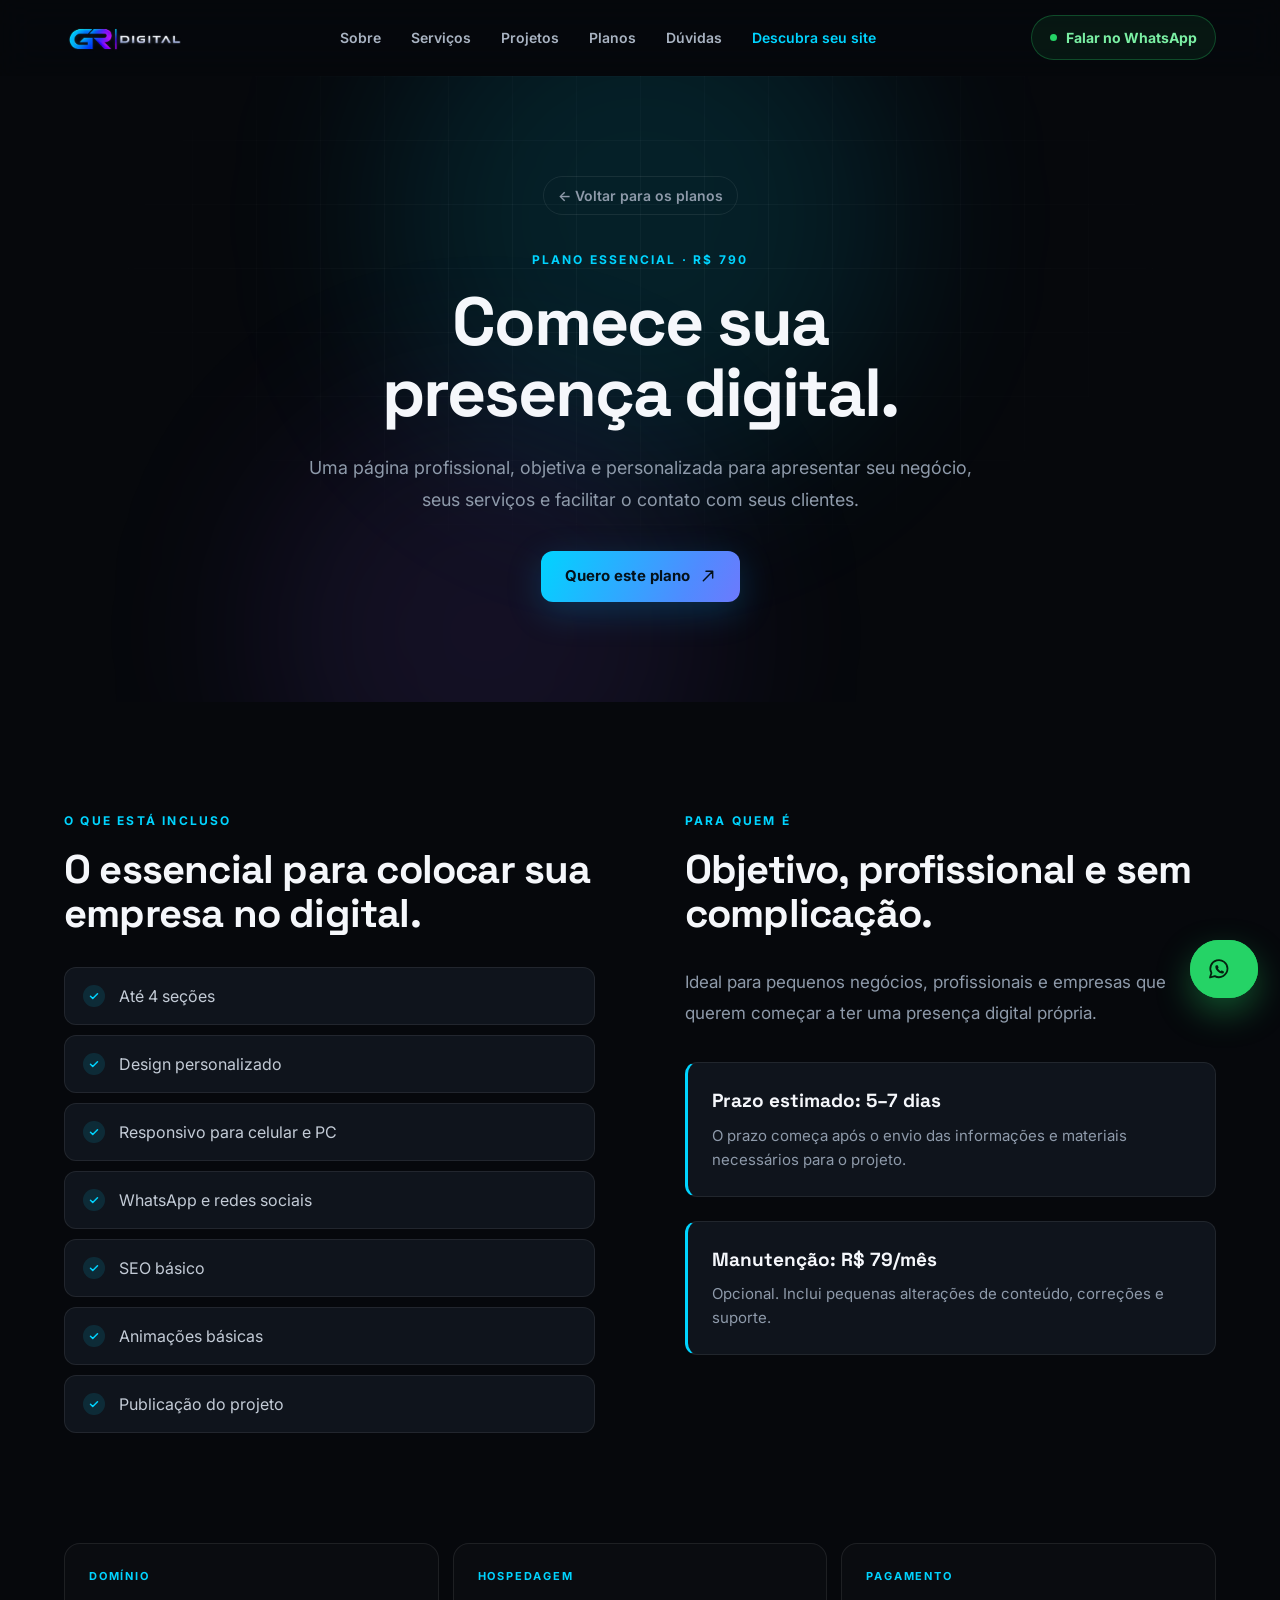
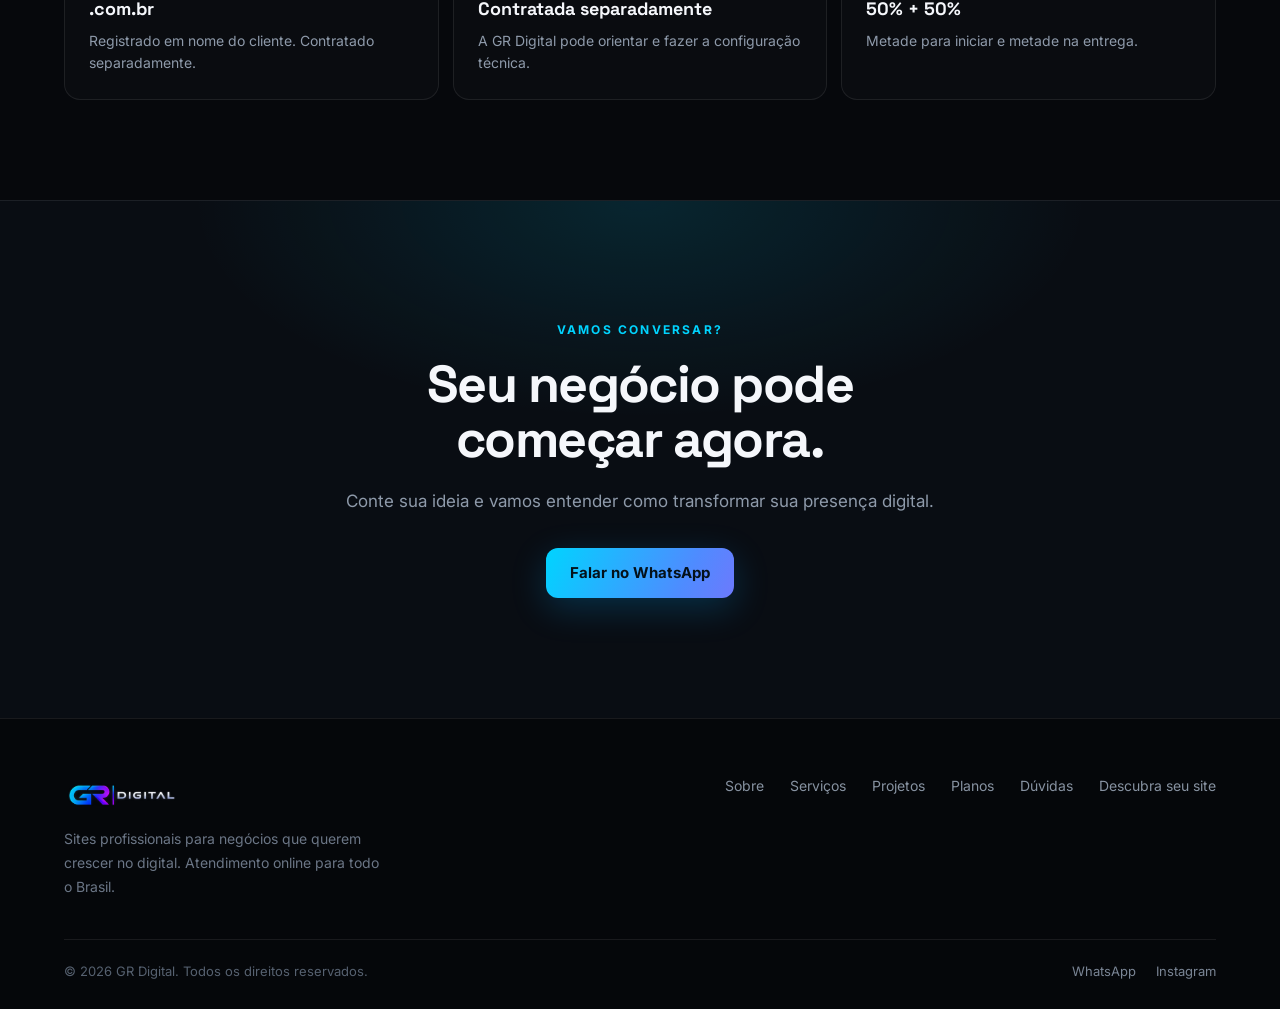
<file: plano1.html>
<!DOCTYPE html>
<html lang="pt-BR">

<head>
    <meta charset="UTF-8">
    <meta name="viewport" content="width=device-width,initial-scale=1.0">
    <title>Plano Essencial | GR Digital</title>
    <link rel="preconnect" href="https://fonts.googleapis.com">
    <link rel="preconnect" href="https://fonts.gstatic.com" crossorigin>
    <link href="https://fonts.googleapis.com/css2?family=Inter:wght@400;500;600;700;800&family=Space+Grotesk:wght@500;600;700&display=swap" rel="stylesheet">
    <link rel="stylesheet" href="styles.css">
    <link rel="stylesheet" href="planos.css">
    <link rel="icon" type="image/png" href="IMG/favicon.png">
    <meta name="theme-color" content="#06080c">
    <script src="main.js" defer></script>
</head>

<body>
    <div class="scroll_progress" aria-hidden="true"></div>

    <header class="container_header">
        <div class="logo_site">
            <a href="index.html" aria-label="GR Digital - início"><img src="IMG/logo.webp" alt="GR Digital" width="640" height="213"></a>
        </div>
        <nav class="main_nav" id="main-nav" aria-label="Navegação principal">
            <a href="index.html#sobre">Sobre</a>
            <a href="index.html#servicos">Serviços</a>
            <a href="index.html#projetos">Projetos</a>
            <a href="index.html#planos">Planos</a>
            <a href="index.html#faq">Dúvidas</a>
            <a href="descubra.html" class="nav_highlight">Descubra seu site</a>
            <a href="https://wa.me/5548998230477?text=Ol%C3%A1!%20Quero%20saber%20mais%20sobre%20o%20Plano%20Essencial." class="btn_wpp nav_mobile_cta">Falar no WhatsApp</a>
        </nav>
        <a href="https://wa.me/5548998230477?text=Ol%C3%A1!%20Quero%20saber%20mais%20sobre%20o%20Plano%20Essencial." class="btn_wpp header_cta"><span class="wpp_dot" aria-hidden="true"></span>Falar no WhatsApp</a>
        <button class="menu_toggle" type="button" aria-label="Abrir menu" aria-expanded="false" aria-controls="main-nav">
            <span></span><span></span><span></span>
        </button>
    </header>
    <main>
        <section class="plano_hero">
            <div class="hero_bg" aria-hidden="true"><div class="hero_grid_lines"></div><div class="aurora aurora_one"></div><div class="aurora aurora_two"></div></div>
            <div class="plano_hero_content" data-reveal><a href="index.html#planos" class="voltar">← Voltar para os planos</a>
                <p class="plano_tag">PLANO ESSENCIAL · R$ 790</p>
                <h1>Comece sua presença digital.</h1>
                <p class="plano_intro">Uma página profissional, objetiva e personalizada para apresentar seu negócio, seus serviços e facilitar o contato com seus clientes.</p><a href="https://wa.me/5548998230477?text=Ol%C3%A1!%20Tenho%20interesse%20no%20Plano%20Essencial%20de%20R%24%20790."
                class="btn_principal">Quero este plano <span class="arrow_icon" aria-hidden="true"><svg viewBox="0 0 24 24"><path d="M5 19L19 5M9 5h10v10"/></svg></span></a></div>
        </section>
        <section class="plano_detalhes">
            <div class="plano_coluna" data-reveal>
                <p class="mini_titulo">O QUE ESTÁ INCLUSO</p>
                <h2>O essencial para colocar sua empresa no digital.</h2>
                <ul class="lista_recursos" data-reveal-group>
                    <li data-reveal>Até 4 seções</li>
                    <li data-reveal>Design personalizado</li>
                    <li data-reveal>Responsivo para celular e PC</li>
                    <li data-reveal>WhatsApp e redes sociais</li>
                    <li data-reveal>SEO básico</li>
                    <li data-reveal>Animações básicas</li>
                    <li data-reveal>Publicação do projeto</li>
                </ul>
            </div>
            <div class="plano_coluna plano_ideal" data-reveal>
                <p class="mini_titulo">PARA QUEM É</p>
                <h2>Objetivo, profissional e sem complicação.</h2>
                <p>Ideal para pequenos negócios, profissionais e empresas que querem começar a ter uma presença digital própria.</p>
                <div class="destaque_box"><strong>Prazo estimado: 5–7 dias</strong><span>O prazo começa após o envio das informações e materiais necessários para o projeto.</span></div>
                <div class="destaque_box"><strong>Manutenção: R$ 79/mês</strong><span>Opcional. Inclui pequenas alterações de conteúdo, correções e suporte.</span></div>
            </div>
        </section>
        <section class="plano_info" data-reveal-group>
            <div data-reveal><span>DOMÍNIO</span><strong>.com.br</strong>
                <p>Registrado em nome do cliente. Contratado separadamente.</p>
            </div>
            <div data-reveal><span>HOSPEDAGEM</span><strong>Contratada separadamente</strong>
                <p>A GR Digital pode orientar e fazer a configuração técnica.</p>
            </div>
            <div data-reveal><span>PAGAMENTO</span><strong>50% + 50%</strong>
                <p>Metade para iniciar e metade na entrega.</p>
            </div>
        </section>
        <section class="plano_cta">
            <div data-reveal>
                <p class="mini_titulo">VAMOS CONVERSAR?</p>
                <h2>Seu negócio pode começar agora.</h2>
                <p>Conte sua ideia e vamos entender como transformar sua presença digital.</p><a href="https://wa.me/5548998230477?text=Ol%C3%A1!%20Tenho%20interesse%20no%20Plano%20Essencial." class="btn_principal">Falar no WhatsApp</a></div>
        </section>
    </main>
    <footer>
        <div class="footer_top">
            <div>
                <img src="IMG/logo.webp" alt="GR Digital" width="640" height="213" loading="lazy">
                <p>Sites profissionais para negócios que querem crescer no digital. Atendimento online para todo o Brasil.</p>
            </div>
            <div class="footer_links">
                <a href="index.html#sobre">Sobre</a><a href="index.html#servicos">Serviços</a><a href="index.html#projetos">Projetos</a><a href="index.html#planos">Planos</a><a href="index.html#faq">Dúvidas</a><a href="descubra.html">Descubra seu site</a>
            </div>
        </div>
        <div class="footer_bottom">
            <span>© <span data-year>2026</span> GR Digital. Todos os direitos reservados.</span>
            <div><a href="https://wa.me/5548998230477">WhatsApp</a><a href="https://www.instagram.com/grdigital_sites/" target="_blank" rel="noopener noreferrer">Instagram</a></div>
        </div>
    </footer>

    <a href="https://wa.me/5548998230477?text=Ol%C3%A1!%20Quero%20saber%20mais%20sobre%20o%20Plano%20Essencial." class="wpp_float" aria-label="Conversar no WhatsApp">
        <svg viewBox="0 0 24 24" aria-hidden="true"><path d="M20.5 11.6a8.6 8.6 0 0 1-12.7 7.5L3 20.5l1.4-4.6a8.6 8.6 0 1 1 16.1-4.3z"/><path d="M9 8.6c.2-.4.5-.4.8-.4h.5c.2 0 .4.1.5.4l.7 1.6c.1.2 0 .5-.1.7l-.5.6c.6 1.2 1.6 2.1 2.8 2.7l.6-.6c.2-.2.4-.2.6-.1l1.6.7c.3.1.4.3.4.6v.5c0 .4-.1.7-.5.9-.9.5-2.3.4-4-.5a9 9 0 0 1-3.3-3.3c-.9-1.6-1-3-.4-3.8z"/></svg>
        <span class="wpp_float_label">Fale com a gente</span>
    </a>

</body>

</html>
</file>
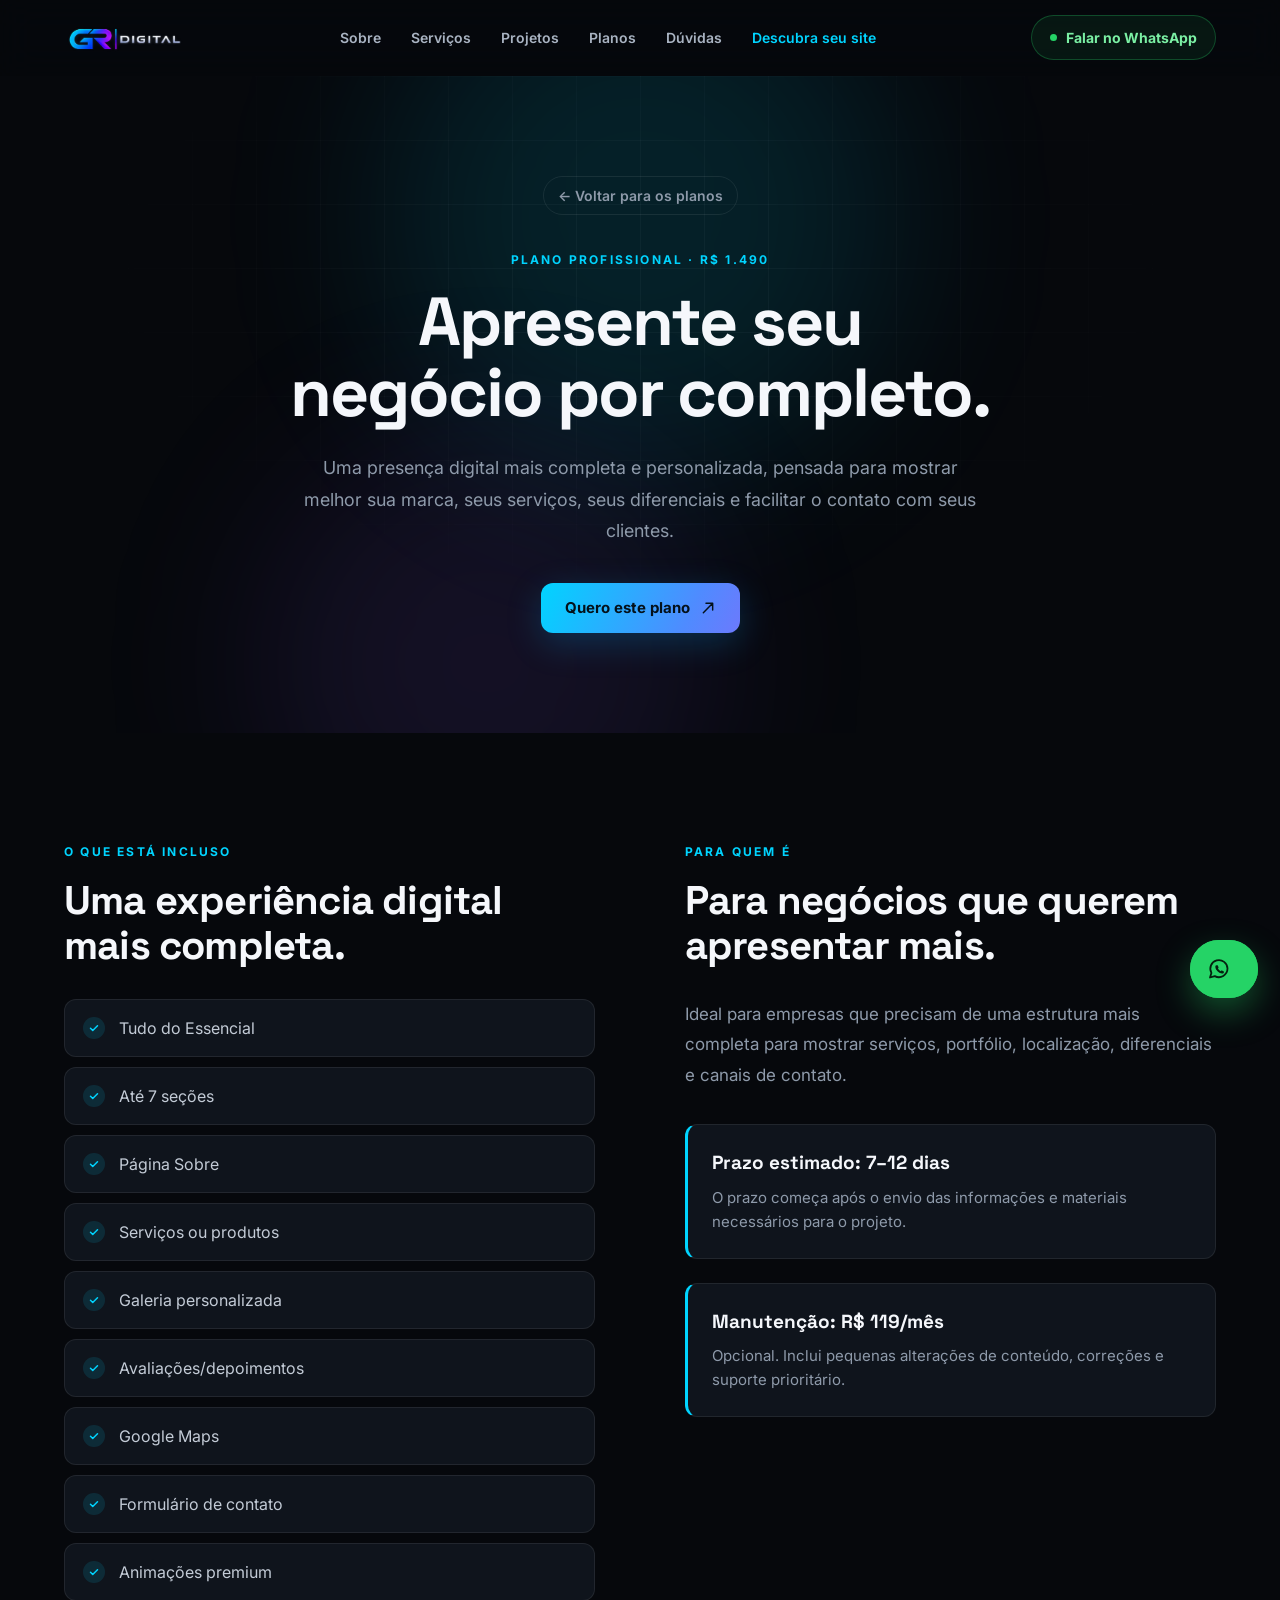
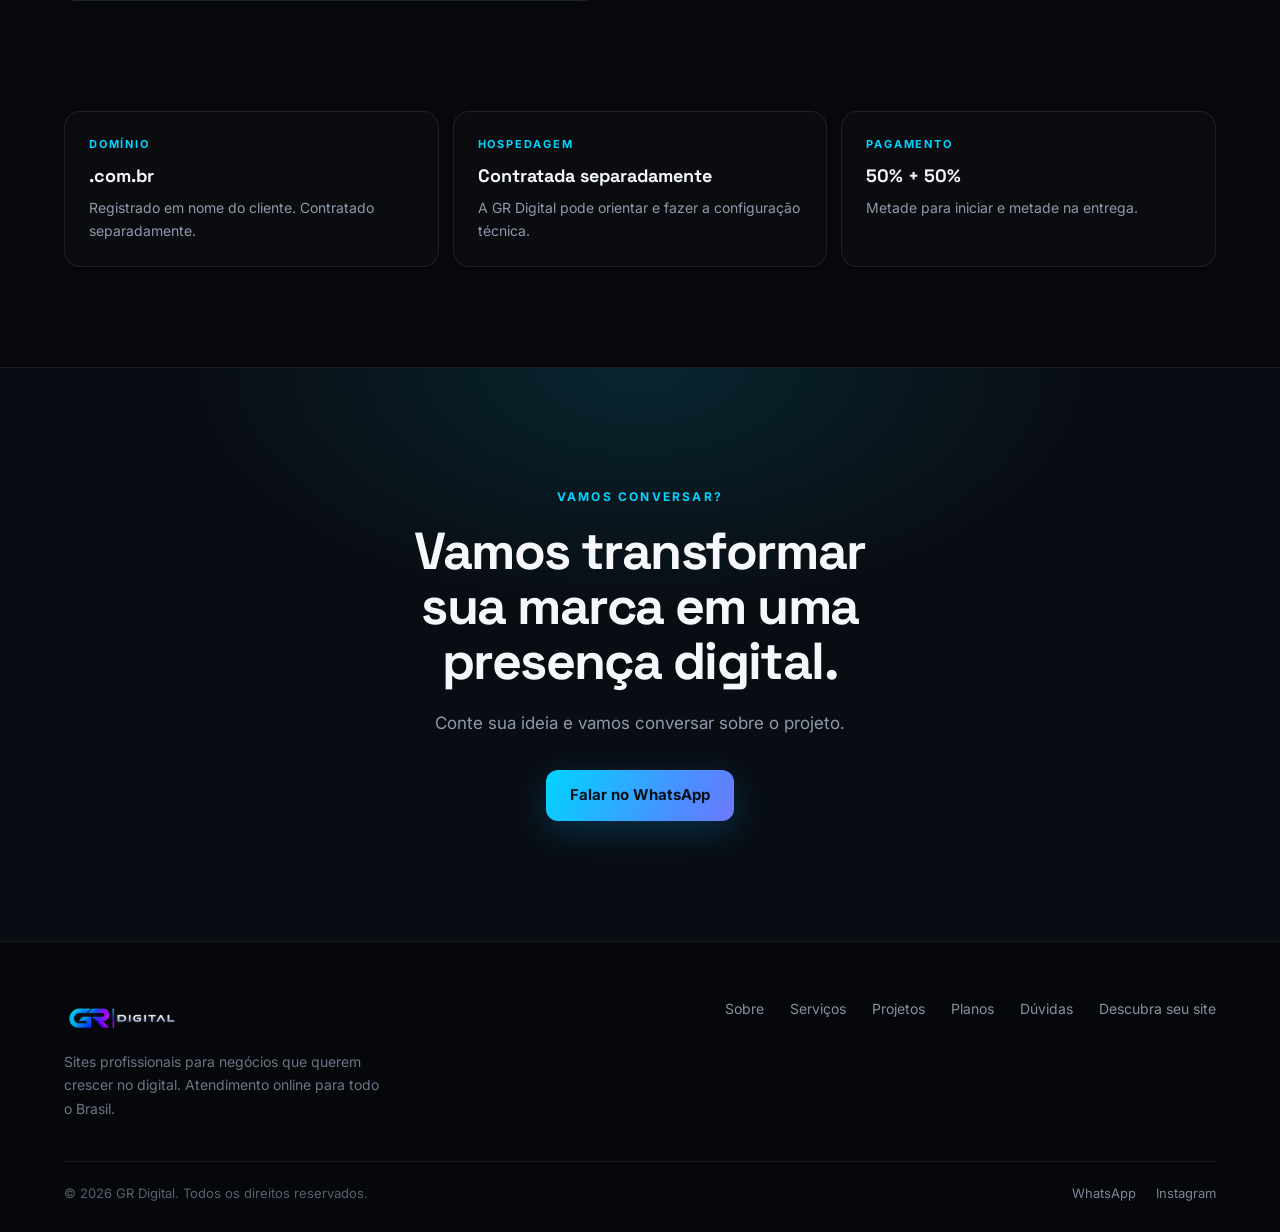
<file: plano2.html>
<!DOCTYPE html>
<html lang="pt-BR">

<head>
    <meta charset="UTF-8">
    <meta name="viewport" content="width=device-width,initial-scale=1.0">
    <title>Plano Profissional | GR Digital</title>
    <link rel="preconnect" href="https://fonts.googleapis.com">
    <link rel="preconnect" href="https://fonts.gstatic.com" crossorigin>
    <link href="https://fonts.googleapis.com/css2?family=Inter:wght@400;500;600;700;800&family=Space+Grotesk:wght@500;600;700&display=swap" rel="stylesheet">
    <link rel="stylesheet" href="styles.css">
    <link rel="stylesheet" href="planos.css">
    <link rel="icon" type="image/png" href="IMG/favicon.png">
    <meta name="theme-color" content="#06080c">
    <script src="main.js" defer></script>
</head>

<body>
    <div class="scroll_progress" aria-hidden="true"></div>

    <header class="container_header">
        <div class="logo_site">
            <a href="index.html" aria-label="GR Digital - início"><img src="IMG/logo.webp" alt="GR Digital" width="640" height="213"></a>
        </div>
        <nav class="main_nav" id="main-nav" aria-label="Navegação principal">
            <a href="index.html#sobre">Sobre</a>
            <a href="index.html#servicos">Serviços</a>
            <a href="index.html#projetos">Projetos</a>
            <a href="index.html#planos">Planos</a>
            <a href="index.html#faq">Dúvidas</a>
            <a href="descubra.html" class="nav_highlight">Descubra seu site</a>
            <a href="https://wa.me/5548998230477?text=Ol%C3%A1!%20Quero%20saber%20mais%20sobre%20o%20Plano%20Profissional." class="btn_wpp nav_mobile_cta">Falar no WhatsApp</a>
        </nav>
        <a href="https://wa.me/5548998230477?text=Ol%C3%A1!%20Quero%20saber%20mais%20sobre%20o%20Plano%20Profissional." class="btn_wpp header_cta"><span class="wpp_dot" aria-hidden="true"></span>Falar no WhatsApp</a>
        <button class="menu_toggle" type="button" aria-label="Abrir menu" aria-expanded="false" aria-controls="main-nav">
            <span></span><span></span><span></span>
        </button>
    </header>
    <main>
        <section class="plano_hero">
            <div class="hero_bg" aria-hidden="true"><div class="hero_grid_lines"></div><div class="aurora aurora_one"></div><div class="aurora aurora_two"></div></div>
            <div class="plano_hero_content" data-reveal><a href="index.html#planos" class="voltar">← Voltar para os planos</a>
                <p class="plano_tag">PLANO PROFISSIONAL · R$ 1.490</p>
                <h1>Apresente seu negócio por completo.</h1>
                <p class="plano_intro">Uma presença digital mais completa e personalizada, pensada para mostrar melhor sua marca, seus serviços, seus diferenciais e facilitar o contato com seus clientes.</p><a href="https://wa.me/5548998230477?text=Ol%C3%A1!%20Tenho%20interesse%20no%20Plano%20Profissional%20de%20R%24%201.490."
                class="btn_principal">Quero este plano <span class="arrow_icon" aria-hidden="true"><svg viewBox="0 0 24 24"><path d="M5 19L19 5M9 5h10v10"/></svg></span></a></div>
        </section>
        <section class="plano_detalhes">
            <div class="plano_coluna" data-reveal>
                <p class="mini_titulo">O QUE ESTÁ INCLUSO</p>
                <h2>Uma experiência digital mais completa.</h2>
                <ul class="lista_recursos" data-reveal-group>
                    <li data-reveal>Tudo do Essencial</li>
                    <li data-reveal>Até 7 seções</li>
                    <li data-reveal>Página Sobre</li>
                    <li data-reveal>Serviços ou produtos</li>
                    <li data-reveal>Galeria personalizada</li>
                    <li data-reveal>Avaliações/depoimentos</li>
                    <li data-reveal>Google Maps</li>
                    <li data-reveal>Formulário de contato</li>
                    <li data-reveal>Animações premium</li>
                </ul>
            </div>
            <div class="plano_coluna plano_ideal" data-reveal>
                <p class="mini_titulo">PARA QUEM É</p>
                <h2>Para negócios que querem apresentar mais.</h2>
                <p>Ideal para empresas que precisam de uma estrutura mais completa para mostrar serviços, portfólio, localização, diferenciais e canais de contato.</p>
                <div class="destaque_box"><strong>Prazo estimado: 7–12 dias</strong><span>O prazo começa após o envio das informações e materiais necessários para o projeto.</span></div>
                <div class="destaque_box"><strong>Manutenção: R$ 119/mês</strong><span>Opcional. Inclui pequenas alterações de conteúdo, correções e suporte prioritário.</span></div>
            </div>
        </section>
        <section class="plano_info" data-reveal-group>
            <div data-reveal><span>DOMÍNIO</span><strong>.com.br</strong>
                <p>Registrado em nome do cliente. Contratado separadamente.</p>
            </div>
            <div data-reveal><span>HOSPEDAGEM</span><strong>Contratada separadamente</strong>
                <p>A GR Digital pode orientar e fazer a configuração técnica.</p>
            </div>
            <div data-reveal><span>PAGAMENTO</span><strong>50% + 50%</strong>
                <p>Metade para iniciar e metade na entrega.</p>
            </div>
        </section>
        <section class="plano_cta">
            <div data-reveal>
                <p class="mini_titulo">VAMOS CONVERSAR?</p>
                <h2>Vamos transformar sua marca em uma presença digital.</h2>
                <p>Conte sua ideia e vamos conversar sobre o projeto.</p><a href="https://wa.me/5548998230477?text=Ol%C3%A1!%20Tenho%20interesse%20no%20Plano%20Profissional." class="btn_principal">Falar no WhatsApp</a></div>
        </section>
    </main>
    <footer>
        <div class="footer_top">
            <div>
                <img src="IMG/logo.webp" alt="GR Digital" width="640" height="213" loading="lazy">
                <p>Sites profissionais para negócios que querem crescer no digital. Atendimento online para todo o Brasil.</p>
            </div>
            <div class="footer_links">
                <a href="index.html#sobre">Sobre</a><a href="index.html#servicos">Serviços</a><a href="index.html#projetos">Projetos</a><a href="index.html#planos">Planos</a><a href="index.html#faq">Dúvidas</a><a href="descubra.html">Descubra seu site</a>
            </div>
        </div>
        <div class="footer_bottom">
            <span>© <span data-year>2026</span> GR Digital. Todos os direitos reservados.</span>
            <div><a href="https://wa.me/5548998230477">WhatsApp</a><a href="https://www.instagram.com/grdigital_sites/" target="_blank" rel="noopener noreferrer">Instagram</a></div>
        </div>
    </footer>

    <a href="https://wa.me/5548998230477?text=Ol%C3%A1!%20Quero%20saber%20mais%20sobre%20o%20Plano%20Profissional." class="wpp_float" aria-label="Conversar no WhatsApp">
        <svg viewBox="0 0 24 24" aria-hidden="true"><path d="M20.5 11.6a8.6 8.6 0 0 1-12.7 7.5L3 20.5l1.4-4.6a8.6 8.6 0 1 1 16.1-4.3z"/><path d="M9 8.6c.2-.4.5-.4.8-.4h.5c.2 0 .4.1.5.4l.7 1.6c.1.2 0 .5-.1.7l-.5.6c.6 1.2 1.6 2.1 2.8 2.7l.6-.6c.2-.2.4-.2.6-.1l1.6.7c.3.1.4.3.4.6v.5c0 .4-.1.7-.5.9-.9.5-2.3.4-4-.5a9 9 0 0 1-3.3-3.3c-.9-1.6-1-3-.4-3.8z"/></svg>
        <span class="wpp_float_label">Fale com a gente</span>
    </a>

</body>

</html>
</file>
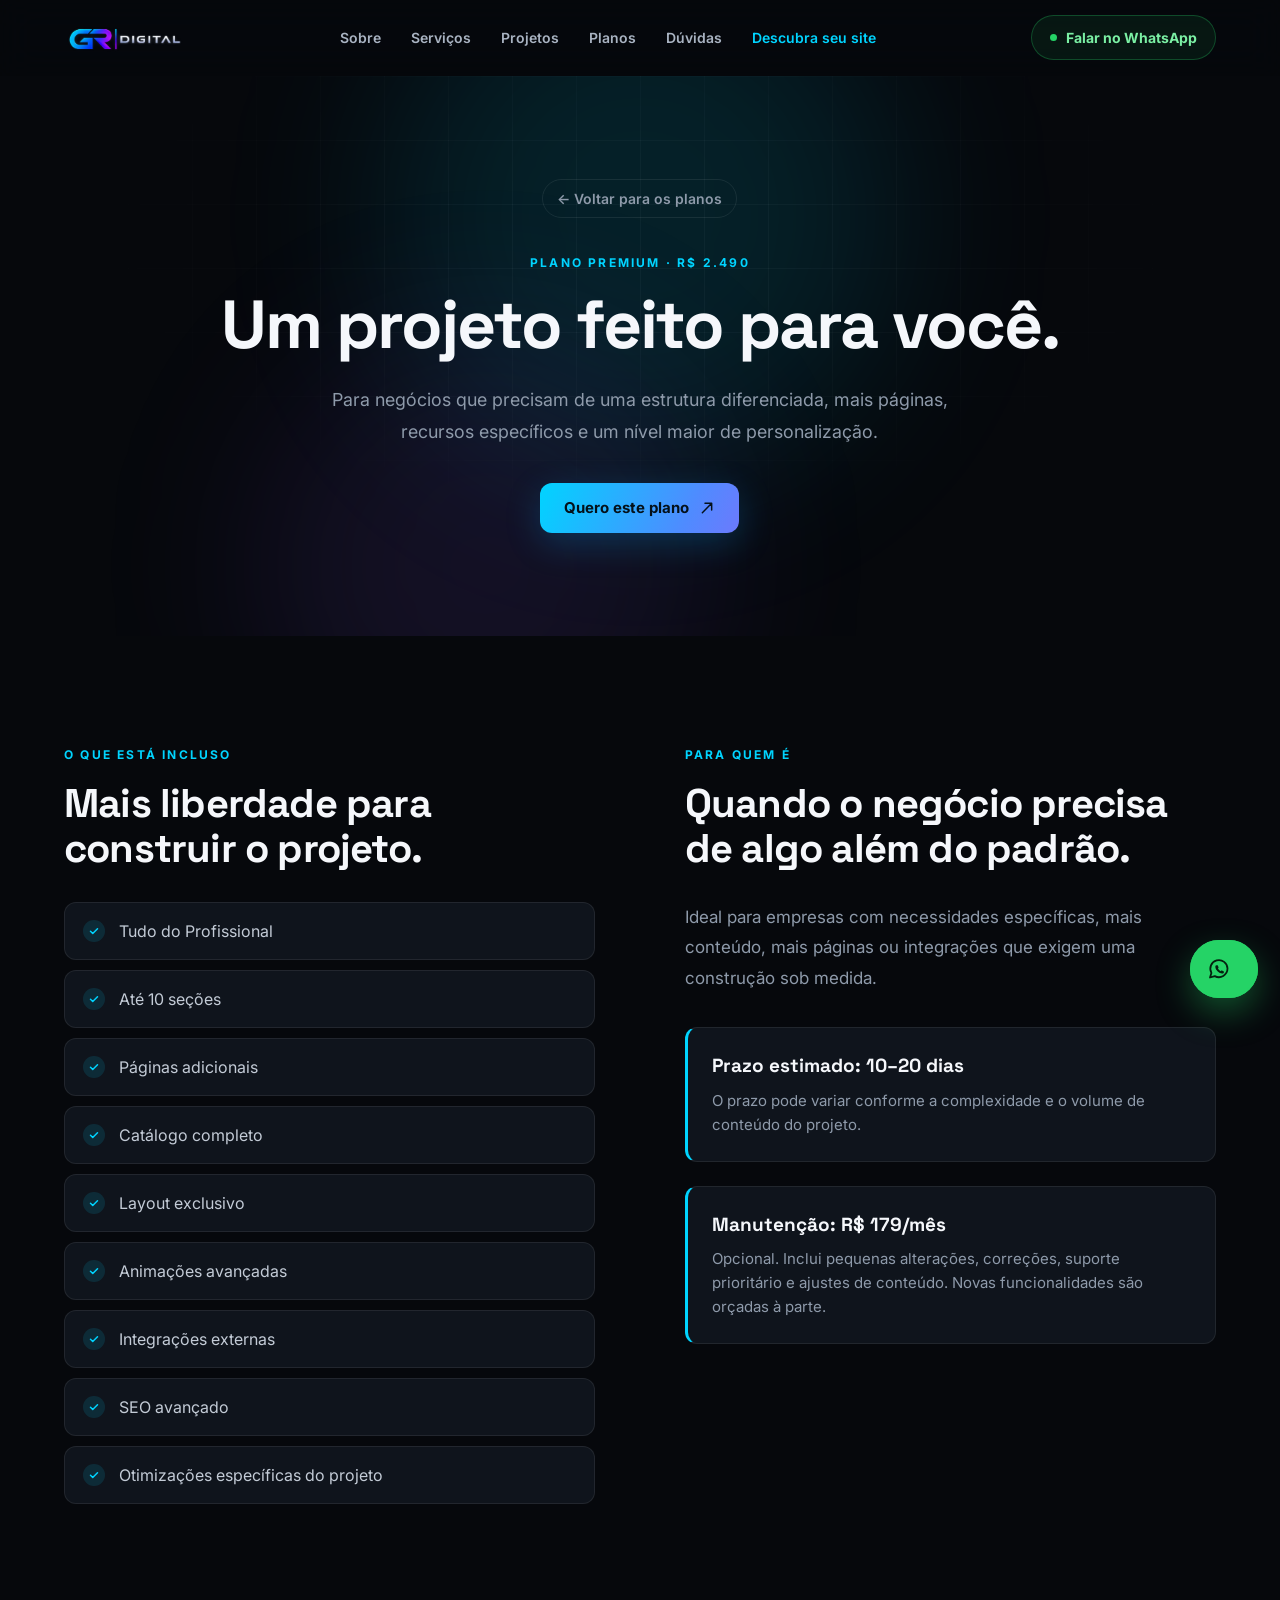
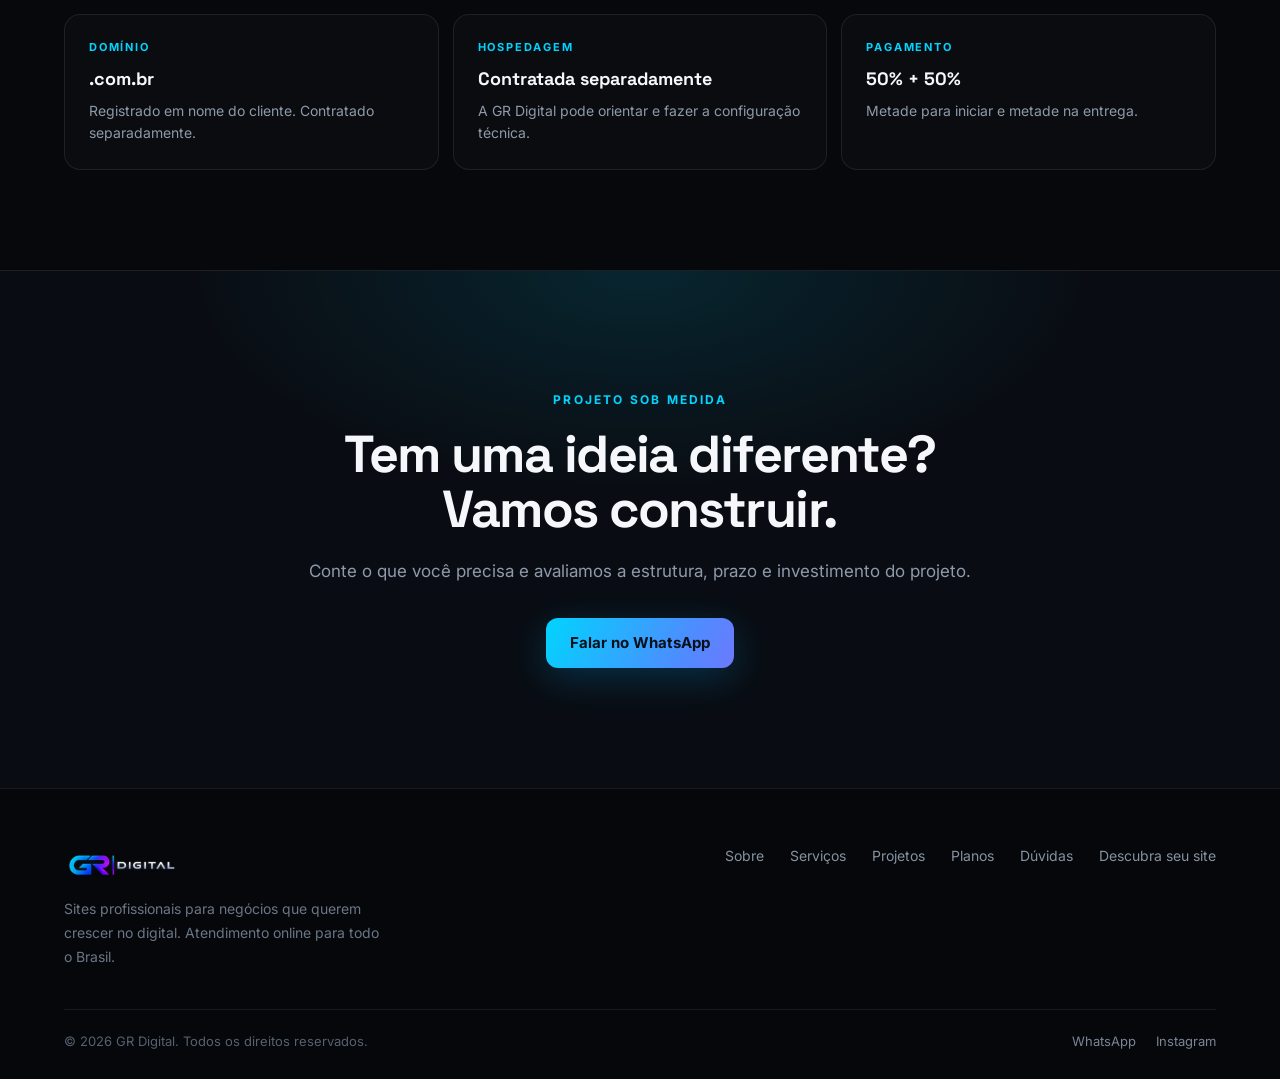
<file: plano3.html>
<!DOCTYPE html>
<html lang="pt-BR">

<head>
    <meta charset="UTF-8">
    <meta name="viewport" content="width=device-width,initial-scale=1.0">
    <title>Plano Premium | GR Digital</title>
    <link rel="preconnect" href="https://fonts.googleapis.com">
    <link rel="preconnect" href="https://fonts.gstatic.com" crossorigin>
    <link href="https://fonts.googleapis.com/css2?family=Inter:wght@400;500;600;700;800&family=Space+Grotesk:wght@500;600;700&display=swap" rel="stylesheet">
    <link rel="stylesheet" href="styles.css">
    <link rel="stylesheet" href="planos.css">
    <link rel="icon" type="image/png" href="IMG/favicon.png">
    <meta name="theme-color" content="#06080c">
    <script src="main.js" defer></script>
</head>

<body>
    <div class="scroll_progress" aria-hidden="true"></div>

    <header class="container_header">
        <div class="logo_site">
            <a href="index.html" aria-label="GR Digital - início"><img src="IMG/logo.webp" alt="GR Digital" width="640" height="213"></a>
        </div>
        <nav class="main_nav" id="main-nav" aria-label="Navegação principal">
            <a href="index.html#sobre">Sobre</a>
            <a href="index.html#servicos">Serviços</a>
            <a href="index.html#projetos">Projetos</a>
            <a href="index.html#planos">Planos</a>
            <a href="index.html#faq">Dúvidas</a>
            <a href="descubra.html" class="nav_highlight">Descubra seu site</a>
            <a href="https://wa.me/5548998230477?text=Ol%C3%A1!%20Quero%20saber%20mais%20sobre%20o%20Plano%20Premium." class="btn_wpp nav_mobile_cta">Falar no WhatsApp</a>
        </nav>
        <a href="https://wa.me/5548998230477?text=Ol%C3%A1!%20Quero%20saber%20mais%20sobre%20o%20Plano%20Premium." class="btn_wpp header_cta"><span class="wpp_dot" aria-hidden="true"></span>Falar no WhatsApp</a>
        <button class="menu_toggle" type="button" aria-label="Abrir menu" aria-expanded="false" aria-controls="main-nav">
            <span></span><span></span><span></span>
        </button>
    </header>
    <main>
        <section class="plano_hero">
            <div class="hero_bg" aria-hidden="true"><div class="hero_grid_lines"></div><div class="aurora aurora_one"></div><div class="aurora aurora_two"></div></div>
            <div class="plano_hero_content" data-reveal><a href="index.html#planos" class="voltar">← Voltar para os planos</a>
                <p class="plano_tag">PLANO PREMIUM · R$ 2.490</p>
                <h1>Um projeto feito para você.</h1>
                <p class="plano_intro">Para negócios que precisam de uma estrutura diferenciada, mais páginas, recursos específicos e um nível maior de personalização.</p><a href="https://wa.me/5548998230477?text=Ol%C3%A1!%20Tenho%20interesse%20no%20Plano%20Premium%20de%20R%24%202.490."
                class="btn_principal">Quero este plano <span class="arrow_icon" aria-hidden="true"><svg viewBox="0 0 24 24"><path d="M5 19L19 5M9 5h10v10"/></svg></span></a></div>
        </section>
        <section class="plano_detalhes">
            <div class="plano_coluna" data-reveal>
                <p class="mini_titulo">O QUE ESTÁ INCLUSO</p>
                <h2>Mais liberdade para construir o projeto.</h2>
                <ul class="lista_recursos" data-reveal-group>
                    <li data-reveal>Tudo do Profissional</li>
                    <li data-reveal>Até 10 seções</li>
                    <li data-reveal>Páginas adicionais</li>
                    <li data-reveal>Catálogo completo</li>
                    <li data-reveal>Layout exclusivo</li>
                    <li data-reveal>Animações avançadas</li>
                    <li data-reveal>Integrações externas</li>
                    <li data-reveal>SEO avançado</li>
                    <li data-reveal>Otimizações específicas do projeto</li>
                </ul>
            </div>
            <div class="plano_coluna plano_ideal" data-reveal>
                <p class="mini_titulo">PARA QUEM É</p>
                <h2>Quando o negócio precisa de algo além do padrão.</h2>
                <p>Ideal para empresas com necessidades específicas, mais conteúdo, mais páginas ou integrações que exigem uma construção sob medida.</p>
                <div class="destaque_box"><strong>Prazo estimado: 10–20 dias</strong><span>O prazo pode variar conforme a complexidade e o volume de conteúdo do projeto.</span></div>
                <div class="destaque_box"><strong>Manutenção: R$ 179/mês</strong><span>Opcional. Inclui pequenas alterações, correções, suporte prioritário e ajustes de conteúdo. Novas funcionalidades são orçadas à parte.</span></div>
            </div>
        </section>
        <section class="plano_info" data-reveal-group>
            <div data-reveal><span>DOMÍNIO</span><strong>.com.br</strong>
                <p>Registrado em nome do cliente. Contratado separadamente.</p>
            </div>
            <div data-reveal><span>HOSPEDAGEM</span><strong>Contratada separadamente</strong>
                <p>A GR Digital pode orientar e fazer a configuração técnica.</p>
            </div>
            <div data-reveal><span>PAGAMENTO</span><strong>50% + 50%</strong>
                <p>Metade para iniciar e metade na entrega.</p>
            </div>
        </section>
        <section class="plano_cta">
            <div data-reveal>
                <p class="mini_titulo">PROJETO SOB MEDIDA</p>
                <h2>Tem uma ideia diferente? Vamos construir.</h2>
                <p>Conte o que você precisa e avaliamos a estrutura, prazo e investimento do projeto.</p><a href="https://wa.me/5548998230477?text=Ol%C3%A1!%20Quero%20conversar%20sobre%20um%20projeto%20Premium%20com%20a%20GR%20Digital." class="btn_principal">Falar no WhatsApp</a></div>
        </section>
    </main>
    <footer>
        <div class="footer_top">
            <div>
                <img src="IMG/logo.webp" alt="GR Digital" width="640" height="213" loading="lazy">
                <p>Sites profissionais para negócios que querem crescer no digital. Atendimento online para todo o Brasil.</p>
            </div>
            <div class="footer_links">
                <a href="index.html#sobre">Sobre</a><a href="index.html#servicos">Serviços</a><a href="index.html#projetos">Projetos</a><a href="index.html#planos">Planos</a><a href="index.html#faq">Dúvidas</a><a href="descubra.html">Descubra seu site</a>
            </div>
        </div>
        <div class="footer_bottom">
            <span>© <span data-year>2026</span> GR Digital. Todos os direitos reservados.</span>
            <div><a href="https://wa.me/5548998230477">WhatsApp</a><a href="https://www.instagram.com/grdigital_sites/" target="_blank" rel="noopener noreferrer">Instagram</a></div>
        </div>
    </footer>

    <a href="https://wa.me/5548998230477?text=Ol%C3%A1!%20Quero%20saber%20mais%20sobre%20o%20Plano%20Premium." class="wpp_float" aria-label="Conversar no WhatsApp">
        <svg viewBox="0 0 24 24" aria-hidden="true"><path d="M20.5 11.6a8.6 8.6 0 0 1-12.7 7.5L3 20.5l1.4-4.6a8.6 8.6 0 1 1 16.1-4.3z"/><path d="M9 8.6c.2-.4.5-.4.8-.4h.5c.2 0 .4.1.5.4l.7 1.6c.1.2 0 .5-.1.7l-.5.6c.6 1.2 1.6 2.1 2.8 2.7l.6-.6c.2-.2.4-.2.6-.1l1.6.7c.3.1.4.3.4.6v.5c0 .4-.1.7-.5.9-.9.5-2.3.4-4-.5a9 9 0 0 1-3.3-3.3c-.9-1.6-1-3-.4-3.8z"/></svg>
        <span class="wpp_float_label">Fale com a gente</span>
    </a>

</body>

</html>
</file>
<file: styles.css>
/* =========================================
   GR DIGITAL — ESTILOS GLOBAIS
========================================= */

:root {
    --bg: #06080c;
    --bg-soft: #0a0e14;
    --surface: #0f141c;
    --surface-2: #141b26;
    --primary: #00d4ff;
    --violet: #8b5cf6;
    --magenta: #c04dff;
    --grad: linear-gradient(115deg, #00d4ff 0%, #4f8bff 48%, #a855f7 100%);
    --white: #f5f7fb;
    --text: #c3cbd6;
    --muted: #8e9aaa;
    --muted-2: #6b7686;
    --border: rgba(255, 255, 255, .08);
    --border-strong: rgba(255, 255, 255, .14);
    --green: #25d366;
    --radius: 18px;
    --ease: cubic-bezier(.22, 1, .36, 1);
    --header-h: 76px;
    --gutter: clamp(20px, 5vw, 72px);
    --font-title: 'Space Grotesk', sans-serif;
    --font-body: 'Inter', sans-serif;
}

*,
*::before,
*::after {
    margin: 0;
    padding: 0;
    box-sizing: border-box
}

html {
    scroll-behavior: smooth;
    scroll-padding-top: calc(var(--header-h) + 12px);
    -webkit-text-size-adjust: 100%
}

body {
    background: var(--bg);
    color: var(--white);
    font-family: var(--font-body);
    line-height: 1.5;
    overflow-x: hidden;
    -webkit-font-smoothing: antialiased
}

body.menu_open {
    overflow: hidden
}

img,
svg {
    display: block;
    max-width: 100%
}

a {
    color: inherit
}

button {
    font: inherit;
    color: inherit;
    background: none;
    border: 0;
    cursor: pointer
}

::selection {
    background: rgba(0, 212, 255, .3);
    color: #fff
}

:focus-visible {
    outline: 2px solid var(--primary);
    outline-offset: 3px;
    border-radius: 6px
}

.gradient_text {
    background: var(--grad);
    background-size: 200% auto;
    -webkit-background-clip: text;
    background-clip: text;
    color: transparent;
    animation: gradient-shift 6s ease-in-out infinite alternate
}

.wrap {
    width: 100%;
    max-width: 1280px;
    margin: 0 auto
}

/* Barra de progresso de rolagem */
.scroll_progress {
    position: fixed;
    top: 0;
    left: 0;
    z-index: 1100;
    width: 100%;
    height: 2px;
    background: var(--grad);
    transform: scaleX(0);
    transform-origin: left;
    pointer-events: none
}

/* =========================================
   HEADER
========================================= */

.container_header {
    height: var(--header-h);
    width: 100%;
    padding: 0 var(--gutter);
    display: flex;
    align-items: center;
    justify-content: space-between;
    gap: 28px;
    position: sticky;
    top: 0;
    z-index: 1000;
    background: rgba(6, 8, 12, .55);
    backdrop-filter: blur(18px) saturate(140%);
    -webkit-backdrop-filter: blur(18px) saturate(140%);
    border-bottom: 1px solid transparent;
    transition: background .35s, border-color .35s, height .35s var(--ease)
}

.container_header.is_scrolled {
    --header-h: 64px;
    background: rgba(6, 8, 12, .86);
    border-bottom-color: var(--border)
}

.logo_site a {
    display: flex;
    align-items: center
}

.logo_site img {
    height: 40px;
    width: auto;
    transition: height .35s var(--ease)
}

.is_scrolled .logo_site img {
    height: 34px
}

.main_nav {
    display: flex;
    align-items: center;
    gap: 6px
}

.main_nav a {
    position: relative;
    padding: 8px 12px;
    color: #a9b3c2;
    text-decoration: none;
    font-size: 14px;
    font-weight: 600;
    border-radius: 8px;
    transition: color .25s
}

.main_nav a:not(.btn_wpp)::after {
    content: "";
    position: absolute;
    left: 12px;
    right: 12px;
    bottom: 3px;
    height: 2px;
    border-radius: 2px;
    background: var(--grad);
    transform: scaleX(0);
    transform-origin: left;
    transition: transform .35s var(--ease)
}

.main_nav a:hover,
.main_nav a.is_active {
    color: var(--white)
}

.main_nav a:hover::after,
.main_nav a.is_active::after {
    transform: scaleX(1)
}

.main_nav .nav_highlight {
    color: var(--primary)
}

.nav_mobile_cta {
    display: none !important
}

.btn_wpp {
    display: inline-flex;
    align-items: center;
    gap: 9px;
    padding: 11px 18px;
    border: 1px solid rgba(37, 211, 102, .28);
    border-radius: 999px;
    background: rgba(37, 211, 102, .08);
    color: #7bf0a4;
    text-decoration: none;
    font-size: 14px;
    font-weight: 700;
    white-space: nowrap;
    transition: background .25s, color .25s, transform .25s var(--ease), box-shadow .25s
}

.btn_wpp:hover {
    background: var(--green);
    color: #041008;
    transform: translateY(-2px);
    box-shadow: 0 10px 30px rgba(37, 211, 102, .25)
}

.wpp_dot {
    width: 7px;
    height: 7px;
    border-radius: 50%;
    background: var(--green);
    box-shadow: 0 0 0 0 rgba(37, 211, 102, .6);
    animation: pulse-dot 2s infinite
}

.btn_wpp:hover .wpp_dot {
    background: #041008
}

.menu_toggle {
    display: none;
    width: 44px;
    height: 44px;
    border-radius: 12px;
    border: 1px solid var(--border-strong);
    background: rgba(255, 255, 255, .03);
    position: relative;
    z-index: 2
}

.menu_toggle span {
    position: absolute;
    left: 12px;
    width: 18px;
    height: 2px;
    border-radius: 2px;
    background: var(--white);
    transition: transform .35s var(--ease), opacity .2s, top .35s var(--ease)
}

.menu_toggle span:nth-child(1) { top: 15px }
.menu_toggle span:nth-child(2) { top: 21px }
.menu_toggle span:nth-child(3) { top: 27px }

.menu_toggle[aria-expanded="true"] span:nth-child(1) {
    top: 21px;
    transform: rotate(45deg)
}

.menu_toggle[aria-expanded="true"] span:nth-child(2) {
    opacity: 0
}

.menu_toggle[aria-expanded="true"] span:nth-child(3) {
    top: 21px;
    transform: rotate(-45deg)
}

/* =========================================
   BOTÕES
========================================= */

.btn_principal,
.btn_outline {
    position: relative;
    display: inline-flex;
    align-items: center;
    justify-content: center;
    gap: 10px;
    min-height: 50px;
    padding: 14px 24px;
    border-radius: 12px;
    text-decoration: none;
    font-weight: 700;
    font-size: 15px;
    overflow: hidden;
    isolation: isolate;
    transition: transform .3s var(--ease), translate .3s var(--ease), box-shadow .3s, border-color .3s, color .3s, background .3s
}

.btn_principal {
    background: var(--grad);
    background-size: 160% auto;
    color: #04111a;
    box-shadow: 0 10px 35px rgba(0, 170, 255, .22)
}

.btn_principal::after {
    content: "";
    position: absolute;
    inset: 0;
    z-index: -1;
    background: linear-gradient(110deg, transparent 30%, rgba(255, 255, 255, .45) 50%, transparent 70%);
    transform: translateX(-120%);
    transition: transform .8s var(--ease)
}

.btn_principal:hover {
    transform: translateY(-3px);
    background-position: right center;
    box-shadow: 0 16px 45px rgba(0, 170, 255, .32), 0 0 0 1px rgba(255, 255, 255, .15) inset
}

.btn_principal:hover::after {
    transform: translateX(120%)
}

.btn_outline {
    border: 1px solid var(--border-strong);
    background: rgba(255, 255, 255, .03);
    color: var(--white)
}

.btn_outline:hover {
    border-color: rgba(0, 212, 255, .5);
    color: var(--primary);
    transform: translateY(-3px);
    background: rgba(0, 212, 255, .05)
}

.arrow_icon {
    display: inline-flex;
    width: 16px;
    height: 16px;
    transition: transform .3s var(--ease)
}

.arrow_icon svg {
    width: 100%;
    height: 100%;
    fill: none;
    stroke: currentColor;
    stroke-width: 2.2;
    stroke-linecap: round;
    stroke-linejoin: round
}

a:hover .arrow_icon {
    transform: translate(3px, -3px)
}

.text_link {
    display: inline-flex;
    align-items: center;
    gap: 10px;
    color: var(--white);
    font-size: 15px;
    font-weight: 700;
    text-decoration: none;
    padding-bottom: 6px;
    background: linear-gradient(var(--primary), var(--primary)) left bottom / 0 1px no-repeat,
        linear-gradient(rgba(0, 212, 255, .3), rgba(0, 212, 255, .3)) left bottom / 100% 1px no-repeat;
    transition: background-size .45s var(--ease), color .25s
}

.text_link span {
    color: var(--primary);
    transition: transform .3s var(--ease)
}

.text_link:hover {
    background-size: 100% 1px, 100% 1px;
    color: var(--primary)
}

.text_link:hover span {
    transform: translateX(4px)
}

/* =========================================
   HERO
========================================= */

.hero {
    position: relative;
    min-height: calc(100vh - var(--header-h));
    min-height: calc(100svh - 76px);
    padding: 70px var(--gutter) 90px;
    display: flex;
    align-items: center;
    overflow: hidden;
    isolation: isolate
}

.hero_bg {
    position: absolute;
    inset: 0;
    z-index: -1;
    pointer-events: none
}

.hero_grid_lines {
    position: absolute;
    inset: 0;
    background-image:
        linear-gradient(rgba(255, 255, 255, .035) 1px, transparent 1px),
        linear-gradient(90deg, rgba(255, 255, 255, .035) 1px, transparent 1px);
    background-size: 64px 64px;
    -webkit-mask-image: radial-gradient(ellipse 70% 60% at 60% 40%, #000 20%, transparent 75%);
    mask-image: radial-gradient(ellipse 70% 60% at 60% 40%, #000 20%, transparent 75%)
}

.aurora {
    position: absolute;
    border-radius: 50%;
    filter: blur(90px);
    opacity: .55;
    will-change: transform
}

.aurora_one {
    width: 520px;
    height: 520px;
    top: -120px;
    right: 5%;
    background: rgba(0, 212, 255, .22);
    animation: aurora-move 16s ease-in-out infinite alternate
}

.aurora_two {
    width: 460px;
    height: 460px;
    bottom: -160px;
    left: 20%;
    background: rgba(139, 92, 246, .2);
    animation: aurora-move 20s ease-in-out infinite alternate-reverse
}

.hero_grid {
    width: 100%;
    max-width: 1320px;
    margin: auto;
    display: grid;
    grid-template-columns: 1.05fr .95fr;
    align-items: center;
    gap: 56px
}

.hero_content {
    max-width: 680px
}

.hero_badge {
    display: inline-flex;
    align-items: center;
    gap: 10px;
    border: 1px solid var(--border-strong);
    background: rgba(255, 255, 255, .03);
    padding: 9px 14px;
    border-radius: 999px;
    color: #b3bdca;
    font-size: 11px;
    font-weight: 700;
    letter-spacing: 1.8px;
    margin-bottom: 28px
}

.hero_badge span {
    width: 7px;
    height: 7px;
    background: var(--primary);
    border-radius: 50%;
    box-shadow: 0 0 14px var(--primary);
    animation: pulse-dot-cyan 2.2s infinite
}

.hero h1 {
    font-family: var(--font-title);
    font-size: clamp(42px, 6vw, 84px);
    line-height: 1;
    letter-spacing: -.035em;
    margin-bottom: 26px;
    text-wrap: balance
}

.hero_text {
    max-width: 600px;
    color: var(--muted);
    font-size: clamp(16px, 1.4vw, 18px);
    line-height: 1.75;
    margin-bottom: 36px
}

.hero_buttons {
    display: flex;
    gap: 12px;
    flex-wrap: wrap
}

.hero_meta {
    display: flex;
    gap: 36px;
    margin-top: 50px
}

.hero_meta div {
    display: flex;
    flex-direction: column;
    gap: 4px;
    border-left: 2px solid transparent;
    border-image: var(--grad) 1;
    padding-left: 14px
}

.hero_meta strong {
    font-family: var(--font-title);
    font-size: 18px
}

.hero_meta div > span {
    color: var(--muted-2);
    font-size: 12px;
    text-transform: uppercase;
    letter-spacing: 1.2px
}

.scroll_hint {
    position: absolute;
    left: 50%;
    bottom: 26px;
    width: 24px;
    height: 38px;
    margin-left: -12px;
    border: 1.5px solid var(--border-strong);
    border-radius: 14px
}

.scroll_hint span {
    position: absolute;
    top: 7px;
    left: 50%;
    width: 3px;
    height: 7px;
    margin-left: -1.5px;
    border-radius: 3px;
    background: var(--primary);
    animation: scroll-hint 1.8s ease-in-out infinite
}

/* ---------- Mockup ---------- */

.hero-mockup {
    --mock-cyan: #00d4ff;
    --rx: 2deg;
    --ry: -6deg;
    position: relative;
    width: min(600px, 100%);
    justify-self: center;
    padding: 34px 26px 50px;
    isolation: isolate;
    perspective: 1100px
}

.hero-mockup::before {
    content: "";
    position: absolute;
    inset: 13% 12% 10%;
    z-index: -1;
    border-radius: 50%;
    background: linear-gradient(120deg, rgba(0, 212, 255, .22), rgba(139, 92, 246, .2));
    filter: blur(70px);
    animation: mockup-glow 5s ease-in-out infinite alternate
}

.mockup-browser {
    position: relative;
    overflow: hidden;
    border: 1px solid rgba(255, 255, 255, .16);
    border-radius: 16px;
    background: #0b1018;
    box-shadow: 0 40px 80px rgba(0, 0, 0, .55), inset 0 1px rgba(255, 255, 255, .08);
    transform: rotateY(var(--ry)) rotateX(var(--rx));
    transform-style: preserve-3d;
    transition: transform .6s var(--ease), box-shadow .5s;
    animation: mockup-float 7s ease-in-out infinite
}

.hero-mockup.is_tilting .mockup-browser {
    transition: transform .12s linear, box-shadow .5s;
    box-shadow: 0 45px 90px rgba(0, 0, 0, .6), 0 0 50px rgba(0, 212, 255, .12)
}

.mockup-browser::after {
    content: "";
    position: absolute;
    inset: 0;
    pointer-events: none;
    background: radial-gradient(circle at var(--gx, 30%) var(--gy, 20%), rgba(255, 255, 255, .1), transparent 45%)
}

.mockup-topbar {
    height: 38px;
    display: flex;
    align-items: center;
    gap: 14px;
    padding: 0 14px;
    border-bottom: 1px solid rgba(255, 255, 255, .08);
    background: linear-gradient(180deg, #171e29, #101620)
}

.mockup-dots {
    display: flex;
    gap: 6px
}

.mockup-dots span {
    width: 8px;
    height: 8px;
    border-radius: 50%;
    background: #ff6b6b
}

.mockup-dots span:nth-child(2) { background: #ffc857 }
.mockup-dots span:nth-child(3) { background: #54d68c }

.mockup-url {
    width: 42%;
    height: 22px;
    margin: auto;
    border: 1px solid rgba(255, 255, 255, .08);
    border-radius: 6px;
    display: flex;
    align-items: center;
    justify-content: center;
    color: #7b8796;
    font-size: 9px;
    letter-spacing: .6px;
    background: rgba(0, 0, 0, .2)
}

.mockup-site {
    position: relative;
    min-height: 355px;
    overflow: hidden;
    background: radial-gradient(circle at 84% 16%, rgba(0, 212, 255, .14), transparent 32%), radial-gradient(circle at 10% 100%, rgba(139, 92, 246, .12), transparent 35%), linear-gradient(135deg, #101a27 0%, #0b111a 65%, #0c1720 100%)
}

.mockup-header {
    display: flex;
    align-items: center;
    gap: 12px;
    padding: 16px 24px;
    border-bottom: 1px solid rgba(255, 255, 255, .07)
}

.mockup-logo {
    margin-right: auto
}

.mockup-logo img {
    width: 72px;
    height: auto
}

.mockup-nav {
    display: flex;
    gap: 14px;
    color: #718092;
    font-size: 8px;
    white-space: nowrap
}

.mockup-content {
    padding: 46px 34px 30px
}

.mockup-tag {
    color: var(--mock-cyan);
    font-size: 8px;
    font-weight: 800;
    letter-spacing: 2px
}

.mockup-content h3 {
    max-width: 360px;
    margin-top: 12px;
    color: #f1f7f9;
    font-family: var(--font-title);
    font-size: 31px;
    line-height: 1;
    letter-spacing: -1.2px
}

.mockup-line {
    width: 72px;
    height: 2px;
    margin: 19px 0 13px;
    background: var(--grad);
    box-shadow: 0 0 10px rgba(0, 212, 255, .35);
    animation: mockup-line-pulse 3s ease-in-out infinite
}

.mockup-content p {
    max-width: 240px;
    color: #7a8a9b;
    font-size: 10px;
    line-height: 1.55
}

.mockup-cards {
    display: flex;
    gap: 8px;
    margin-top: 28px
}

.mockup-card {
    min-width: 0;
    min-height: 60px;
    flex: 1;
    padding: 10px;
    border: 1px solid rgba(255, 255, 255, .1);
    border-radius: 8px;
    background: linear-gradient(145deg, rgba(255, 255, 255, .08), rgba(255, 255, 255, .02))
}

.mockup-card span {
    display: block;
    color: var(--mock-cyan);
    font-size: 8px;
    margin-bottom: 10px
}

.mockup-card strong,
.mockup-card small {
    display: block;
    font-size: 7px;
    letter-spacing: .7px;
    overflow: hidden;
    text-overflow: ellipsis
}

.mockup-card small {
    margin-top: 3px;
    color: #738193;
    font-size: 6px
}

.mockup-badge {
    position: absolute;
    z-index: 2;
    display: flex;
    align-items: center;
    gap: 10px;
    padding: 10px 14px;
    border: 1px solid rgba(255, 255, 255, .13);
    border-radius: 12px;
    background: rgba(12, 17, 25, .78);
    box-shadow: 0 16px 34px rgba(0, 0, 0, .35);
    backdrop-filter: blur(12px);
    -webkit-backdrop-filter: blur(12px);
    transform: translate3d(var(--px, 0), var(--py, 0), 0);
    transition: transform .4s var(--ease)
}

.mockup-badge > span {
    display: grid;
    place-items: center;
    width: 26px;
    height: 26px;
    border-radius: 7px;
    background: linear-gradient(135deg, rgba(0, 212, 255, .2), rgba(139, 92, 246, .2));
    color: var(--mock-cyan);
    font-size: 9px;
    font-weight: 800
}

.mockup-badge strong,
.mockup-badge small {
    display: block;
    font-size: 8px;
    letter-spacing: .8px
}

.mockup-badge small {
    margin-top: 3px;
    color: #7a8899;
    font-size: 6.5px
}

.mockup-badge-one { top: 18%; left: -4% }
.mockup-badge-two { right: -4%; top: 44% }
.mockup-badge-three { bottom: 6%; left: 12% }

.mockup-badge-one > span,
.mockup-badge-two > span,
.mockup-badge-three > span {
    animation: badge-bob 4.5s ease-in-out infinite
}

/* =========================================
   TRUST BAR (MARQUEE)
========================================= */

.trust_bar {
    border-top: 1px solid var(--border);
    border-bottom: 1px solid var(--border);
    background: #080b10;
    overflow: hidden
}

.marquee {
    -webkit-mask-image: linear-gradient(90deg, transparent, #000 10%, #000 90%, transparent);
    mask-image: linear-gradient(90deg, transparent, #000 10%, #000 90%, transparent)
}

.marquee_track {
    display: flex;
    width: max-content;
    animation: marquee 38s linear infinite
}

.trust_bar:hover .marquee_track {
    animation-play-state: paused
}

.marquee_track > div {
    display: flex;
    align-items: center;
    gap: 10px;
    padding: 24px 40px;
    color: #7a8596;
    font-size: 12px;
    font-weight: 700;
    letter-spacing: 1.8px;
    white-space: nowrap
}

.marquee_track > div::after {
    content: "";
    width: 5px;
    height: 5px;
    margin-left: 40px;
    border-radius: 50%;
    background: var(--border-strong)
}

.marquee_track span {
    background: var(--grad);
    -webkit-background-clip: text;
    background-clip: text;
    color: transparent
}

/* =========================================
   SEÇÕES
========================================= */

.section {
    position: relative;
    padding: clamp(80px, 11vw, 130px) var(--gutter)
}

.alt_bg {
    background: var(--bg-soft)
}

.section_title {
    max-width: 760px
}

.section_title > p {
    display: inline-flex;
    align-items: center;
    gap: 10px;
    color: var(--primary);
    font-size: 12px;
    font-weight: 700;
    letter-spacing: 2.5px;
    margin-bottom: 18px
}

.section_title > p::before {
    content: "";
    width: 22px;
    height: 2px;
    border-radius: 2px;
    background: var(--grad)
}

.section_title h2 {
    font-family: var(--font-title);
    font-size: clamp(32px, 4.2vw, 58px);
    line-height: 1.06;
    letter-spacing: -.03em;
    text-wrap: balance
}

.center {
    text-align: center;
    margin-left: auto;
    margin-right: auto
}

.center > span {
    display: block;
    max-width: 620px;
    margin: 20px auto 0;
    color: var(--muted);
    font-size: 15px;
    line-height: 1.7
}

/* Efeito spotlight (posição definida via JS) */
.spotlight {
    position: relative;
    isolation: isolate
}

.spotlight::before {
    content: "";
    position: absolute;
    inset: 0;
    z-index: -1;
    border-radius: inherit;
    background: radial-gradient(420px circle at var(--mx, 50%) var(--my, 50%), rgba(0, 212, 255, .09), transparent 45%);
    opacity: 0;
    transition: opacity .4s;
    pointer-events: none
}

.spotlight:hover::before {
    opacity: 1
}

/* ---------- Sobre ---------- */

.sobre_grid {
    display: grid;
    grid-template-columns: .9fr 1.1fr;
    gap: clamp(40px, 7vw, 90px);
    margin-top: 60px;
    align-items: start
}

.sobre_texto {
    color: var(--muted);
    line-height: 1.85;
    font-size: 17px
}

.sobre_texto p {
    margin-bottom: 22px
}

.sobre_dados {
    display: grid;
    grid-template-columns: repeat(3, minmax(0, 1fr));
    gap: 16px
}

.sobre_dados > div {
    padding: 26px;
    border: 1px solid var(--border);
    background: linear-gradient(160deg, rgba(255, 255, 255, .035), rgba(255, 255, 255, .008));
    border-radius: var(--radius);
    transition: border-color .35s, transform .45s var(--ease)
}

.sobre_dados > div:hover {
    border-color: rgba(0, 212, 255, .3);
    transform: translateY(-5px)
}

.sobre_dados strong {
    display: block;
    font-family: var(--font-title);
    font-size: 40px;
    margin-bottom: 34px;
    background: var(--grad);
    -webkit-background-clip: text;
    background-clip: text;
    color: transparent
}

.sobre_dados span {
    color: var(--text);
    font-size: 14px;
    line-height: 1.55
}

/* ---------- Quem está por trás ---------- */

.quem_sou {
    padding-top: clamp(40px, 6vw, 70px);
    overflow: hidden
}

.quem_grid {
    display: grid;
    grid-template-columns: .8fr 1.2fr;
    gap: clamp(40px, 7vw, 100px);
    align-items: center
}

.quem_foto {
    position: relative;
    width: 100%;
    max-width: 440px;
    justify-self: center
}

.quem_foto::before {
    content: "";
    position: absolute;
    inset: 10% -8% -6% 8%;
    z-index: -1;
    border-radius: 50%;
    background: linear-gradient(135deg, rgba(0, 212, 255, .28), rgba(168, 85, 247, .26));
    filter: blur(70px);
    animation: mockup-glow 6s ease-in-out infinite alternate
}

.quem_foto_frame {
    position: relative;
    padding: 1px;
    border-radius: 28px;
    background: var(--grad);
    box-shadow: 0 40px 80px rgba(0, 0, 0, .5)
}

.quem_foto_frame::after {
    content: "";
    position: absolute;
    inset: 1px;
    border-radius: 27px;
    background: linear-gradient(180deg, transparent 60%, rgba(6, 8, 12, .55));
    pointer-events: none
}

.quem_foto_frame img {
    width: 100%;
    height: auto;
    aspect-ratio: 4 / 5;
    object-fit: cover;
    border-radius: 27px;
    transition: transform .9s var(--ease)
}

.quem_foto:hover .quem_foto_frame img {
    transform: scale(1.015)
}

.quem_selo {
    position: absolute;
    left: -24px;
    bottom: 36px;
    z-index: 1;
    display: flex;
    align-items: center;
    gap: 12px;
    padding: 14px 18px;
    border: 1px solid var(--border-strong);
    border-radius: 14px;
    background: rgba(12, 17, 25, .85);
    backdrop-filter: blur(12px);
    -webkit-backdrop-filter: blur(12px);
    box-shadow: 0 16px 40px rgba(0, 0, 0, .4);
    animation: badge-bob 4.5s ease-in-out infinite
}

.quem_selo_dot {
    flex-shrink: 0;
    width: 9px;
    height: 9px;
    border-radius: 50%;
    background: var(--green);
    animation: pulse-dot 2s infinite
}

.quem_selo strong {
    display: block;
    font-size: 14px
}

.quem_selo small {
    display: block;
    color: var(--muted);
    font-size: 12px
}

.quem_bio {
    margin: 30px 0;
    color: var(--muted);
    font-size: 17px;
    line-height: 1.8
}

.quem_bio p + p {
    margin-top: 18px
}

.quem_pontos {
    list-style: none;
    display: grid;
    grid-template-columns: repeat(3, minmax(0, 1fr));
    gap: 12px;
    margin-bottom: 34px
}

.quem_pontos li {
    padding: 18px;
    border: 1px solid var(--border);
    border-radius: 14px;
    background: rgba(255, 255, 255, .02)
}

.quem_pontos strong {
    display: block;
    margin-bottom: 6px;
    font-family: var(--font-title);
    font-size: 16px
}

.quem_pontos span {
    color: var(--muted);
    font-size: 13px;
    line-height: 1.55
}

@media (max-width: 980px) {
    .quem_grid {
        grid-template-columns: 1fr
    }

    .quem_foto {
        max-width: 380px
    }
}

@media (max-width: 760px) {
    .quem_foto {
        max-width: 300px
    }

    .quem_selo {
        left: 50%;
        bottom: -22px;
        white-space: nowrap;
        translate: -50% 0
    }

    .quem_texto {
        margin-top: 16px
    }

    .quem_pontos {
        grid-template-columns: 1fr
    }
}

/* ---------- Serviços ---------- */

.servicos_grid {
    margin-top: 60px;
    display: grid;
    grid-template-columns: repeat(4, minmax(0, 1fr));
    gap: 16px
}

.servico_card {
    min-height: 290px;
    padding: 28px;
    border: 1px solid var(--border);
    background: linear-gradient(160deg, #111822, #0b1017);
    border-radius: var(--radius);
    transition: transform .45s var(--ease), border-color .35s, box-shadow .45s
}

.servico_card:hover {
    transform: translateY(-8px);
    border-color: rgba(0, 212, 255, .3);
    box-shadow: 0 24px 60px rgba(0, 0, 0, .35)
}

.servico_top {
    display: flex;
    align-items: center;
    justify-content: space-between
}

.servico_icon {
    display: grid;
    place-items: center;
    width: 48px;
    height: 48px;
    border-radius: 14px;
    border: 1px solid rgba(0, 212, 255, .2);
    background: linear-gradient(135deg, rgba(0, 212, 255, .12), rgba(139, 92, 246, .1));
    color: var(--primary);
    transition: transform .45s var(--ease)
}

.servico_card:hover .servico_icon {
    transform: rotate(-8deg) scale(1.08)
}

.servico_icon svg {
    width: 22px;
    height: 22px;
    fill: none;
    stroke: currentColor;
    stroke-width: 1.8;
    stroke-linecap: round;
    stroke-linejoin: round
}

.servico_num {
    font-family: var(--font-title);
    color: var(--muted-2);
    font-size: 13px
}

.servico_card h3 {
    font-family: var(--font-title);
    font-size: 23px;
    margin: 52px 0 12px
}

.servico_card p {
    color: var(--muted);
    font-size: 15px;
    line-height: 1.7
}

/* ---------- Projetos ---------- */

.section_head_row {
    display: flex;
    justify-content: space-between;
    align-items: flex-end;
    gap: 30px
}

.portfolio_note {
    max-width: 280px;
    color: var(--muted-2);
    font-size: 14px;
    line-height: 1.7;
    text-align: right
}

.projetos_grid {
    margin-top: 60px;
    display: grid;
    grid-template-columns: 1.3fr 1fr 1fr;
    gap: 18px
}

.projeto_card {
    display: flex;
    flex-direction: column;
    overflow: hidden;
    border: 1px solid var(--border);
    border-radius: 20px;
    background: #0d121a;
    transition: transform .45s var(--ease), border-color .35s, box-shadow .45s
}

.projeto_card:hover {
    transform: translateY(-8px);
    border-color: rgba(0, 212, 255, .3);
    box-shadow: 0 30px 70px rgba(0, 0, 0, .4)
}

.projeto_preview {
    position: relative;
    display: block;
    height: 300px;
    overflow: hidden;
    background: #111
}

.projeto_destaque .projeto_preview {
    height: 340px
}

.projeto_preview img {
    width: 100%;
    height: 100%;
    object-fit: cover;
    object-position: left top;
    transition: transform .9s var(--ease)
}

.projeto_preview::after {
    content: "";
    position: absolute;
    inset: 0;
    background: linear-gradient(180deg, transparent 55%, rgba(13, 18, 26, .9));
    pointer-events: none
}

.projeto_card:hover .projeto_preview img {
    transform: scale(1.05)
}

.preview_overlay {
    position: absolute;
    z-index: 1;
    top: 16px;
    right: 16px;
    padding: 8px 14px;
    border-radius: 999px;
    background: rgba(6, 8, 12, .75);
    border: 1px solid var(--border-strong);
    backdrop-filter: blur(8px);
    font-size: 13px;
    font-weight: 700;
    opacity: 0;
    transform: translateY(-8px);
    transition: opacity .35s, transform .45s var(--ease)
}

.projeto_card:hover .preview_overlay {
    opacity: 1;
    transform: none
}

.projeto_info {
    display: flex;
    flex-direction: column;
    flex: 1;
    padding: 26px
}

.project_status {
    align-self: flex-start;
    padding: 6px 11px;
    border: 1px solid rgba(0, 212, 255, .22);
    background: rgba(0, 212, 255, .07);
    color: var(--primary);
    border-radius: 999px;
    font-size: 10px;
    font-weight: 700;
    letter-spacing: 1.2px
}

.project_status.neutral {
    border-color: var(--border-strong);
    background: transparent;
    color: #8793a3
}

.projeto_info h3 {
    font-family: var(--font-title);
    font-size: 24px;
    margin: 16px 0 10px
}

.projeto_info p {
    color: var(--muted);
    font-size: 15px;
    line-height: 1.7
}

.project_tags {
    display: flex;
    gap: 6px;
    flex-wrap: wrap;
    margin: 18px 0 22px
}

.project_tags span {
    font-size: 11px;
    font-weight: 600;
    color: #909cac;
    border: 1px solid var(--border);
    background: rgba(255, 255, 255, .02);
    padding: 5px 9px;
    border-radius: 6px
}

.project_link {
    margin-top: auto;
    align-self: flex-start;
    display: inline-flex;
    align-items: center;
    gap: 8px;
    color: var(--white);
    font-size: 15px;
    font-weight: 700;
    text-decoration: none;
    transition: color .25s
}

.project_link:hover {
    color: var(--primary)
}

.project_link .arrow_icon {
    color: var(--primary)
}

.project_link.is_disabled {
    color: var(--muted-2)
}

/* ---------- Planos ---------- */

.planos_container {
    margin-top: 65px;
    display: grid;
    grid-template-columns: repeat(3, minmax(0, 1fr));
    gap: 18px;
    align-items: stretch
}

.plano_card {
    display: flex;
    flex-direction: column;
    padding: 32px;
    border: 1px solid var(--border);
    border-radius: 22px;
    background: linear-gradient(160deg, #111822, #0c1118);
    transition: transform .45s var(--ease), border-color .35s, box-shadow .45s
}

.plano_card:hover {
    transform: translateY(-6px);
    border-color: rgba(0, 212, 255, .28);
    box-shadow: 0 25px 60px rgba(0, 0, 0, .35)
}

.plano_card.destaque {
    border-color: transparent;
    background:
        linear-gradient(160deg, #121b27, #0c1219) padding-box,
        var(--grad) border-box;
    border: 1px solid transparent;
    box-shadow: 0 25px 80px rgba(0, 150, 255, .14);
    transform: translateY(-10px)
}

.plano_card.destaque:hover {
    transform: translateY(-16px);
    box-shadow: 0 30px 90px rgba(0, 150, 255, .22)
}

.mais_vendido {
    position: absolute;
    top: -13px;
    left: 28px;
    padding: 6px 12px;
    background: var(--grad);
    color: #04111a;
    border-radius: 999px;
    font-size: 10px;
    font-weight: 800;
    letter-spacing: 1.2px;
    box-shadow: 0 8px 22px rgba(0, 170, 255, .3)
}

.plano_nome {
    color: var(--primary);
    font-size: 12px;
    font-weight: 700;
    letter-spacing: 2.2px
}

.plano_card h3 {
    font-family: var(--font-title);
    font-size: 26px;
    line-height: 1.1;
    margin: 14px 0 12px
}

.plano_descricao {
    color: var(--muted);
    font-size: 15px;
    line-height: 1.65
}

.preco {
    margin: 24px 0;
    padding: 20px 0;
    border-top: 1px solid var(--border);
    border-bottom: 1px solid var(--border);
    display: flex;
    flex-direction: column;
    gap: 2px
}

.preco small,
.preco span {
    color: var(--muted-2);
    font-size: 13px
}

.preco strong {
    font-family: var(--font-title);
    font-size: 42px;
    letter-spacing: -1px;
    line-height: 1.1
}

.destaque .preco strong {
    background: var(--grad);
    -webkit-background-clip: text;
    background-clip: text;
    color: transparent
}

.plano_card ul {
    list-style: none;
    display: grid;
    gap: 12px;
    margin-bottom: 24px
}

.plano_card li {
    display: flex;
    align-items: center;
    gap: 10px;
    font-size: 15px;
    color: var(--text)
}

.plano_card li::before {
    content: "";
    flex-shrink: 0;
    width: 18px;
    height: 18px;
    border-radius: 50%;
    background: rgba(0, 212, 255, .12) url("data:image/svg+xml,%3Csvg xmlns='http://www.w3.org/2000/svg' viewBox='0 0 24 24' fill='none' stroke='%2300d4ff' stroke-width='3' stroke-linecap='round' stroke-linejoin='round'%3E%3Cpath d='M5 12.5l4.5 4.5L19 7.5'/%3E%3C/svg%3E") center / 11px no-repeat
}

.prazo {
    margin-top: auto;
    color: var(--muted-2);
    font-size: 13px;
    margin-bottom: 18px
}

.btn_plano {
    display: block;
    text-align: center;
    padding: 14px;
    border: 1px solid var(--border-strong);
    border-radius: 12px;
    text-decoration: none;
    font-size: 15px;
    font-weight: 700;
    transition: background .3s, border-color .3s, color .3s, transform .3s var(--ease)
}

.btn_plano:hover {
    border-color: var(--primary);
    color: var(--primary);
    transform: translateY(-2px)
}

.btn_plano_gold {
    background: var(--grad);
    border-color: transparent;
    color: #04111a
}

.btn_plano_gold:hover {
    color: #04111a;
    box-shadow: 0 12px 30px rgba(0, 170, 255, .3)
}

.planos_quiz {
    display: flex;
    align-items: center;
    justify-content: center;
    gap: 16px;
    flex-wrap: wrap;
    margin-top: 40px;
    color: var(--muted);
    font-size: 15px;
    text-align: center
}

.extras_grid {
    margin-top: 40px;
    display: grid;
    grid-template-columns: repeat(3, minmax(0, 1fr));
    gap: 14px
}

.extras_grid > div {
    padding: 24px;
    border: 1px solid var(--border);
    border-radius: 16px;
    background: rgba(255, 255, 255, .02)
}

.extras_grid span {
    display: block;
    color: var(--primary);
    font-size: 11px;
    font-weight: 700;
    letter-spacing: 1.8px;
    margin-bottom: 10px
}

.extras_grid strong {
    display: block;
    font-family: var(--font-title);
    font-size: 18px;
    margin-bottom: 8px
}

.extras_grid p {
    color: var(--muted);
    font-size: 14px;
    line-height: 1.65
}

/* ---------- Processo ---------- */

.processo_grid {
    position: relative;
    margin-top: 64px;
    display: grid;
    grid-template-columns: repeat(4, minmax(0, 1fr));
    gap: 24px
}

.processo_line {
    position: absolute;
    top: 0;
    left: 0;
    right: 0;
    height: 1px;
    background: var(--border)
}

.processo_line span {
    display: block;
    height: 100%;
    background: var(--grad);
    transform: scaleX(var(--progress, 0));
    transform-origin: left;
    transition: transform .2s linear
}

.processo_step {
    position: relative;
    padding-top: 26px
}

.processo_step::before {
    content: "";
    position: absolute;
    top: -5px;
    left: 0;
    width: 11px;
    height: 11px;
    border-radius: 50%;
    background: var(--bg);
    border: 2px solid var(--primary);
    box-shadow: 0 0 12px rgba(0, 212, 255, .5)
}

.processo_step b {
    font-family: var(--font-title);
    font-size: 14px;
    background: var(--grad);
    -webkit-background-clip: text;
    background-clip: text;
    color: transparent
}

.processo_step h3 {
    font-family: var(--font-title);
    font-size: 22px;
    margin: 36px 0 10px
}

.processo_step p {
    color: var(--muted);
    font-size: 15px;
    line-height: 1.7
}

/* ---------- FAQ ---------- */

.faq_wrap {
    display: grid;
    grid-template-columns: .8fr 1.2fr;
    gap: clamp(40px, 6vw, 90px);
    align-items: start
}

.faq_wrap .section_title {
    position: sticky;
    top: calc(var(--header-h) + 40px)
}

.faq_cta {
    margin-top: 30px
}

.faq_list {
    display: grid;
    gap: 12px
}

.faq_item {
    border: 1px solid var(--border);
    border-radius: 16px;
    background: rgba(255, 255, 255, .02);
    transition: border-color .3s, background .3s
}

.faq_item.is_open {
    border-color: rgba(0, 212, 255, .3);
    background: rgba(0, 212, 255, .03)
}

.faq_question {
    width: 100%;
    display: flex;
    align-items: center;
    justify-content: space-between;
    gap: 20px;
    padding: 22px 24px;
    text-align: left;
    font-family: var(--font-title);
    font-size: 18px;
    font-weight: 600
}

.faq_icon {
    position: relative;
    flex-shrink: 0;
    width: 30px;
    height: 30px;
    border-radius: 50%;
    border: 1px solid var(--border-strong);
    transition: transform .45s var(--ease), background .3s, border-color .3s
}

.faq_icon::before,
.faq_icon::after {
    content: "";
    position: absolute;
    top: 50%;
    left: 50%;
    width: 12px;
    height: 2px;
    margin: -1px 0 0 -6px;
    border-radius: 2px;
    background: var(--white);
    transition: transform .45s var(--ease)
}

.faq_icon::after {
    transform: rotate(90deg)
}

.is_open .faq_icon {
    transform: rotate(180deg);
    background: var(--primary);
    border-color: var(--primary)
}

.is_open .faq_icon::before,
.is_open .faq_icon::after {
    background: #04111a
}

.is_open .faq_icon::after {
    transform: rotate(0)
}

.faq_answer {
    display: grid;
    grid-template-rows: 0fr;
    transition: grid-template-rows .45s var(--ease)
}

.faq_answer > div {
    overflow: hidden
}

.is_open .faq_answer {
    grid-template-rows: 1fr
}

.faq_answer p {
    padding: 0 24px 22px;
    color: var(--muted);
    font-size: 15px;
    line-height: 1.75
}

/* ---------- Contato ---------- */

.contato {
    position: relative;
    padding: clamp(90px, 12vw, 140px) var(--gutter);
    text-align: center;
    border-top: 1px solid var(--border);
    background: #090d13;
    overflow: hidden
}

.contato_glow {
    position: absolute;
    top: -40%;
    left: 50%;
    width: 900px;
    height: 600px;
    margin-left: -450px;
    border-radius: 50%;
    background: radial-gradient(closest-side, rgba(0, 212, 255, .16), rgba(139, 92, 246, .08) 55%, transparent);
    pointer-events: none;
    animation: mockup-glow 6s ease-in-out infinite alternate
}

.contato_content {
    position: relative;
    max-width: 820px;
    margin: auto
}

.contato_content > p:first-child {
    color: var(--primary);
    font-size: 12px;
    font-weight: 700;
    letter-spacing: 2.5px;
    margin-bottom: 20px
}

.contato h2 {
    font-family: var(--font-title);
    font-size: clamp(36px, 5.2vw, 68px);
    line-height: 1.02;
    letter-spacing: -.03em;
    margin-bottom: 22px;
    text-wrap: balance
}

.contato_content > p:not(:first-child) {
    max-width: 620px;
    margin: 0 auto 34px;
    color: var(--muted);
    font-size: 17px;
    line-height: 1.75
}

.contato_botoes {
    display: flex;
    justify-content: center;
    gap: 12px;
    flex-wrap: wrap
}

/* ---------- Footer ---------- */

footer {
    padding: 56px var(--gutter) 28px;
    background: #05070a;
    border-top: 1px solid var(--border)
}

.footer_top {
    max-width: 1280px;
    margin: auto;
    display: flex;
    justify-content: space-between;
    gap: 40px
}

.footer_top img {
    height: 38px;
    width: auto;
    margin-bottom: 14px
}

.footer_top p {
    max-width: 320px;
    color: var(--muted-2);
    font-size: 14px;
    line-height: 1.7
}

.footer_links {
    display: flex;
    gap: 8px 26px;
    align-items: flex-start;
    flex-wrap: wrap
}

.footer_links a {
    color: #8792a1;
    text-decoration: none;
    font-size: 14px;
    transition: color .25s
}

.footer_links a:hover,
.footer_bottom a:hover {
    color: var(--primary)
}

.footer_bottom {
    max-width: 1280px;
    margin: 40px auto 0;
    padding-top: 22px;
    border-top: 1px solid var(--border);
    display: flex;
    justify-content: space-between;
    gap: 12px;
    color: #566170;
    font-size: 13px
}

.footer_bottom div {
    display: flex;
    gap: 20px
}

.footer_bottom a {
    color: #7a8595;
    text-decoration: none;
    transition: color .25s
}

/* ---------- Botões flutuantes ---------- */

.wpp_float {
    position: fixed;
    right: 22px;
    bottom: 22px;
    z-index: 900;
    display: flex;
    align-items: center;
    gap: 10px;
    height: 58px;
    padding: 0 17px;
    border-radius: 999px;
    background: var(--green);
    color: #04210f;
    text-decoration: none;
    font-weight: 700;
    font-size: 14px;
    box-shadow: 0 14px 34px rgba(37, 211, 102, .35);
    transform: translateY(120px);
    transition: transform .6s var(--ease), translate .3s var(--ease), box-shadow .3s
}

.wpp_float.is_visible {
    transform: none
}

.wpp_float::before {
    content: "";
    position: absolute;
    inset: 0;
    border-radius: inherit;
    border: 2px solid var(--green);
    animation: ring 2.4s ease-out infinite;
    pointer-events: none
}

.wpp_float:hover {
    box-shadow: 0 18px 44px rgba(37, 211, 102, .5)
}

.wpp_float svg {
    width: 24px;
    height: 24px;
    fill: none;
    stroke: currentColor;
    stroke-width: 1.8;
    stroke-linejoin: round
}

.wpp_float svg path:last-child {
    fill: currentColor;
    stroke: none
}

.wpp_float_label {
    max-width: 0;
    overflow: hidden;
    white-space: nowrap;
    transition: max-width .5s var(--ease)
}

.wpp_float:hover .wpp_float_label {
    max-width: 160px
}

.back_top {
    position: fixed;
    right: 30px;
    bottom: 94px;
    z-index: 900;
    display: grid;
    place-items: center;
    width: 42px;
    height: 42px;
    border-radius: 50%;
    border: 1px solid var(--border-strong);
    background: rgba(15, 20, 28, .85);
    backdrop-filter: blur(10px);
    opacity: 0;
    visibility: hidden;
    transform: translateY(10px);
    transition: opacity .35s, visibility .35s, transform .45s var(--ease), border-color .3s
}

.back_top.is_visible {
    opacity: 1;
    visibility: visible;
    transform: none
}

.back_top:hover {
    border-color: var(--primary);
    color: var(--primary)
}

.back_top svg {
    width: 18px;
    height: 18px;
    fill: none;
    stroke: currentColor;
    stroke-width: 2;
    stroke-linecap: round;
    stroke-linejoin: round
}

/* =========================================
   ANIMAÇÕES DE ENTRADA (ativadas via JS)
========================================= */

.js [data-reveal] {
    opacity: 0;
    transform: translateY(34px);
    transition: opacity .9s var(--ease), transform .9s var(--ease);
    transition-delay: var(--reveal-delay, 0s)
}

.js [data-reveal="zoom"] {
    transform: scale(.94) translateY(20px)
}

.js [data-reveal].is_visible {
    opacity: 1;
    transform: none
}

/* Cards animados que também têm hover: após revelar, o hover volta a ser rápido */
.js .servico_card[data-reveal].is_visible,
.js .projeto_card[data-reveal].is_visible,
.js .plano_card[data-reveal].is_visible,
.js .sobre_dados > div[data-reveal].is_visible {
    transition: transform .45s var(--ease), border-color .35s, box-shadow .45s, opacity .9s var(--ease)
}

.js .plano_card.destaque[data-reveal].is_visible {
    transform: translateY(-10px)
}

.js .plano_card.destaque[data-reveal].is_visible:hover {
    transform: translateY(-16px)
}

.js .servico_card[data-reveal].is_visible:hover,
.js .projeto_card[data-reveal].is_visible:hover {
    transform: translateY(-8px)
}

.js .plano_card[data-reveal].is_visible:not(.destaque):hover {
    transform: translateY(-6px)
}

.js .sobre_dados > div[data-reveal].is_visible:hover {
    transform: translateY(-5px)
}

/* =========================================
   KEYFRAMES
========================================= */

@keyframes gradient-shift {
    from { background-position: 0% center }
    to { background-position: 100% center }
}

@keyframes aurora-move {
    0% { transform: translate(0, 0) scale(1) }
    50% { transform: translate(-60px, 40px) scale(1.1) }
    100% { transform: translate(40px, -30px) scale(.95) }
}

@keyframes mockup-float {
    0%, 100% { translate: 0 0 }
    50% { translate: 0 -10px }
}

@keyframes mockup-glow {
    from { opacity: .6; transform: scale(.92) }
    to { opacity: 1; transform: scale(1.08) }
}

@keyframes mockup-line-pulse {
    0%, 100% { opacity: .65; width: 72px }
    50% { opacity: 1; width: 110px }
}

@keyframes badge-bob {
    0%, 100% { transform: translateY(0) }
    50% { transform: translateY(-3px) }
}

@keyframes marquee {
    to { transform: translateX(-50%) }
}

@keyframes pulse-dot {
    0% { box-shadow: 0 0 0 0 rgba(37, 211, 102, .6) }
    70% { box-shadow: 0 0 0 8px rgba(37, 211, 102, 0) }
    100% { box-shadow: 0 0 0 0 rgba(37, 211, 102, 0) }
}

@keyframes pulse-dot-cyan {
    0% { box-shadow: 0 0 0 0 rgba(0, 212, 255, .6) }
    70% { box-shadow: 0 0 0 8px rgba(0, 212, 255, 0) }
    100% { box-shadow: 0 0 0 0 rgba(0, 212, 255, 0) }
}

@keyframes ring {
    0% { transform: scale(1); opacity: .6 }
    100% { transform: scale(1.35); opacity: 0 }
}

@keyframes scroll-hint {
    0% { transform: translateY(0); opacity: 1 }
    70% { transform: translateY(12px); opacity: 0 }
    100% { transform: translateY(0); opacity: 0 }
}

/* =========================================
   RESPONSIVO
========================================= */

@media (max-width: 1180px) {
    .main_nav a {
        padding: 8px 9px;
        font-size: 13px
    }

    .servicos_grid {
        grid-template-columns: repeat(2, minmax(0, 1fr))
    }

    .servico_card {
        min-height: 240px
    }
}

/* Menu mobile */
@media (max-width: 980px) {
    .menu_toggle {
        display: block
    }

    .header_cta {
        display: none
    }

    .main_nav {
        position: fixed;
        inset: 0;
        z-index: 1;
        height: 100vh;
        height: 100dvh;
        padding: calc(var(--header-h) + 24px) var(--gutter) 40px;
        flex-direction: column;
        align-items: stretch;
        gap: 4px;
        background: rgba(6, 8, 12, .97);
        backdrop-filter: blur(20px);
        -webkit-backdrop-filter: blur(20px);
        opacity: 0;
        visibility: hidden;
        transition: opacity .4s var(--ease), visibility .4s
    }

    .main_nav.is_open {
        opacity: 1;
        visibility: visible
    }

    .main_nav a {
        padding: 16px 4px;
        font-family: var(--font-title);
        font-size: 26px;
        color: var(--white);
        border-bottom: 1px solid var(--border);
        border-radius: 0;
        opacity: 0;
        transform: translateY(16px);
        transition: opacity .5s var(--ease), transform .5s var(--ease), color .25s
    }

    .main_nav a:not(.btn_wpp)::after {
        display: none
    }

    .main_nav.is_open a {
        opacity: 1;
        transform: none
    }

    .main_nav.is_open a:nth-child(2) { transition-delay: .04s }
    .main_nav.is_open a:nth-child(3) { transition-delay: .08s }
    .main_nav.is_open a:nth-child(4) { transition-delay: .12s }
    .main_nav.is_open a:nth-child(5) { transition-delay: .16s }
    .main_nav.is_open a:nth-child(6) { transition-delay: .2s }
    .main_nav.is_open a:nth-child(7) { transition-delay: .24s }

    .main_nav a.is_active {
        color: var(--primary)
    }

    .main_nav .nav_mobile_cta {
        display: flex !important;
        justify-content: center;
        margin-top: 28px;
        padding: 16px;
        font-family: var(--font-body);
        font-size: 16px;
        border: 1px solid rgba(37, 211, 102, .3);
        border-radius: 14px;
        color: #7bf0a4
    }

    .hero {
        min-height: auto;
        padding-top: 60px
    }

    .hero_grid {
        grid-template-columns: 1fr;
        gap: 30px
    }

    .hero_content {
        margin: 0 auto;
        text-align: center
    }

    .hero_text {
        margin-left: auto;
        margin-right: auto
    }

    .hero_buttons,
    .hero_meta {
        justify-content: center
    }

    .hero_meta div {
        text-align: left
    }

    .hero-mockup {
        width: min(600px, 100%)
    }

    .scroll_hint {
        display: none
    }

    .sobre_grid {
        grid-template-columns: 1fr
    }

    .projetos_grid {
        grid-template-columns: repeat(2, minmax(0, 1fr))
    }

    .projeto_destaque {
        grid-column: 1 / -1
    }

    .projeto_destaque .projeto_preview {
        height: 380px
    }

    .planos_container {
        grid-template-columns: repeat(2, minmax(0, 1fr));
        gap: 26px 18px
    }

    .planos_container .plano_card:last-child {
        grid-column: 1 / -1;
        width: 100%;
        max-width: calc(50% - 9px);
        justify-self: center
    }

    .plano_card.destaque,
    .js .plano_card.destaque[data-reveal].is_visible {
        transform: none
    }

    .processo_grid {
        grid-template-columns: repeat(2, minmax(0, 1fr));
        gap: 44px 24px
    }

    .processo_line {
        display: none
    }

    .processo_step {
        border-top: 1px solid var(--border)
    }

    .faq_wrap {
        grid-template-columns: 1fr
    }

    .faq_wrap .section_title {
        position: static
    }
}

@media (max-width: 760px) {
    :root {
        --header-h: 66px
    }

    .container_header.is_scrolled {
        --header-h: 60px
    }

    .logo_site img {
        height: 34px
    }

    .hero {
        padding-top: 44px;
        padding-bottom: 64px
    }

    .hero_badge {
        font-size: 10px;
        letter-spacing: 1.4px
    }

    .hero_meta {
        gap: 18px 22px;
        flex-wrap: wrap
    }

    .hero-mockup {
        padding: 20px 4px 30px
    }

    .mockup-browser {
        --rx: 0deg !important;
        --ry: 0deg !important
    }

    .mockup-badge {
        display: none
    }

    .mockup-site {
        min-height: 300px
    }

    .mockup-content {
        padding: 38px 24px 24px
    }

    .mockup-content h3 {
        font-size: 26px
    }

    .sobre_dados {
        grid-template-columns: 1fr
    }

    .sobre_dados > div {
        display: flex;
        align-items: center;
        gap: 20px;
        padding: 22px
    }

    .sobre_dados strong {
        margin: 0;
        font-size: 32px
    }

    .servicos_grid {
        grid-template-columns: 1fr
    }

    .servico_card {
        min-height: 0
    }

    .servico_card h3 {
        margin-top: 30px
    }

    .section_head_row {
        align-items: flex-start;
        flex-direction: column;
        gap: 16px
    }

    .portfolio_note {
        text-align: left
    }

    .projetos_grid {
        grid-template-columns: 1fr
    }

    .projeto_preview,
    .projeto_destaque .projeto_preview {
        height: auto;
        aspect-ratio: 16 / 10
    }

    .preview_overlay {
        opacity: 1;
        transform: none
    }

    .planos_container {
        grid-template-columns: 1fr;
        gap: 22px
    }

    .planos_container .plano_card:last-child {
        max-width: none
    }

    .plano_card {
        padding: 28px 24px
    }

    .extras_grid {
        grid-template-columns: 1fr
    }

    .processo_grid {
        grid-template-columns: 1fr;
        gap: 0
    }

    .processo_step {
        padding: 0 0 34px 34px;
        border-top: 0;
        border-left: 1px solid var(--border)
    }

    .processo_step:last-child {
        padding-bottom: 0;
        border-left-color: transparent
    }

    .processo_step::before {
        top: 0;
        left: -6px
    }

    .processo_step h3 {
        margin: 10px 0 8px
    }

    .faq_question {
        padding: 18px 18px;
        font-size: 16px
    }

    .faq_answer p {
        padding: 0 18px 18px
    }

    .contato_botoes a {
        flex: 1 1 220px
    }

    .footer_top,
    .footer_bottom {
        flex-direction: column
    }

    .wpp_float {
        right: 16px;
        bottom: 16px;
        height: 54px;
        padding: 0 15px
    }

    .back_top {
        right: 22px;
        bottom: 82px
    }
}

@media (max-width: 480px) {
    .container_header {
        gap: 12px
    }

    .hero h1 {
        font-size: clamp(36px, 10.5vw, 44px)
    }

    .hero_buttons a {
        flex: 1 1 100%
    }

    .hero_meta {
        display: grid;
        grid-template-columns: repeat(3, minmax(0, 1fr));
        gap: 12px;
        margin-top: 40px;
        text-align: left
    }

    .hero_meta div {
        padding-left: 10px
    }

    .hero_meta strong {
        font-size: 15px
    }

    .hero_meta div > span {
        font-size: 10px;
        letter-spacing: .8px
    }

    .mockup-topbar {
        height: 32px;
        padding: 0 11px
    }

    .mockup-url {
        width: 52%;
        font-size: 8px
    }

    .mockup-site {
        min-height: 270px
    }

    .mockup-header {
        padding: 12px 16px
    }

    .mockup-logo img {
        width: 58px
    }

    .mockup-nav {
        gap: 7px;
        font-size: 6.5px
    }

    .mockup-nav span:nth-child(n+4) {
        display: none
    }

    .mockup-content {
        padding: 30px 18px 20px
    }

    .mockup-content h3 {
        font-size: 22px;
        letter-spacing: -.8px
    }

    .mockup-cards {
        gap: 6px;
        margin-top: 20px
    }

    .mockup-card {
        padding: 8px 7px;
        min-height: 50px
    }

    .mockup-card strong {
        font-size: 6px
    }

    .mockup-card small {
        font-size: 5px
    }

    .marquee_track > div {
        padding: 20px 26px;
        font-size: 11px
    }

    .marquee_track > div::after {
        margin-left: 26px
    }

    .preco strong {
        font-size: 38px
    }

    .wpp_float_label {
        display: none
    }
}

@media (hover: none) {
    .wpp_float:hover .wpp_float_label {
        max-width: 0
    }
}

/* =========================================
   MOVIMENTO REDUZIDO
========================================= */

@media (prefers-reduced-motion: reduce) {
    html {
        scroll-behavior: auto
    }

    *,
    *::before,
    *::after {
        animation-duration: .01ms !important;
        animation-iteration-count: 1 !important;
        transition-duration: .01ms !important
    }

    .js [data-reveal] {
        opacity: 1;
        transform: none
    }

    .marquee_track {
        animation: none
    }
}
</file>
<file: planos.css>
/* =========================================
   PÁGINAS DOS PLANOS
========================================= */

.plano_hero {
    position: relative;
    min-height: 560px;
    display: flex;
    align-items: center;
    justify-content: center;
    text-align: center;
    padding: 100px var(--gutter);
    overflow: hidden;
    isolation: isolate
}

.plano_hero .hero_grid_lines {
    -webkit-mask-image: radial-gradient(ellipse 60% 70% at 50% 30%, #000 20%, transparent 75%);
    mask-image: radial-gradient(ellipse 60% 70% at 50% 30%, #000 20%, transparent 75%)
}

.plano_hero .aurora_one {
    right: 50%;
    margin-right: -260px
}

.plano_hero_content {
    max-width: 860px
}

.voltar {
    display: inline-flex;
    align-items: center;
    gap: 8px;
    margin-bottom: 36px;
    padding: 8px 14px;
    border: 1px solid var(--border);
    border-radius: 999px;
    color: var(--muted);
    text-decoration: none;
    font-size: 14px;
    font-weight: 600;
    transition: color .25s, border-color .25s, transform .3s var(--ease)
}

.voltar:hover {
    color: var(--primary);
    border-color: rgba(0, 212, 255, .4);
    transform: translateX(-3px)
}

.plano_tag,
.mini_titulo {
    color: var(--primary);
    font-size: 12px;
    font-weight: 700;
    letter-spacing: 2.2px;
    margin-bottom: 18px
}

.plano_hero h1 {
    font-family: var(--font-title);
    font-size: clamp(38px, 6vw, 68px);
    line-height: 1.04;
    letter-spacing: -.03em;
    margin-bottom: 24px;
    text-wrap: balance
}

.plano_intro {
    max-width: 680px;
    margin: 0 auto 36px;
    color: var(--muted);
    font-size: clamp(16px, 1.4vw, 18px);
    line-height: 1.75
}

.plano_detalhes {
    max-width: 1280px;
    margin: 0 auto;
    display: grid;
    grid-template-columns: 1fr 1fr;
    gap: clamp(50px, 7vw, 90px);
    padding: clamp(80px, 10vw, 110px) var(--gutter)
}

.plano_coluna h2 {
    font-family: var(--font-title);
    font-size: clamp(28px, 3.2vw, 40px);
    line-height: 1.12;
    letter-spacing: -.02em;
    margin-bottom: 30px
}

.lista_recursos {
    list-style: none;
    display: grid;
    gap: 10px
}

.lista_recursos li {
    display: flex;
    align-items: center;
    gap: 14px;
    padding: 16px 18px;
    border: 1px solid var(--border);
    border-radius: 12px;
    background: #0f141c;
    color: var(--text);
    font-size: 16px;
    transition: border-color .3s, background .3s, opacity .9s var(--ease), transform .9s var(--ease)
}

.lista_recursos li:hover {
    border-color: rgba(0, 212, 255, .3);
    background: #121a24
}

.lista_recursos li::before {
    content: "";
    flex-shrink: 0;
    width: 22px;
    height: 22px;
    border-radius: 50%;
    background: rgba(0, 212, 255, .12) url("data:image/svg+xml,%3Csvg xmlns='http://www.w3.org/2000/svg' viewBox='0 0 24 24' fill='none' stroke='%2300d4ff' stroke-width='3' stroke-linecap='round' stroke-linejoin='round'%3E%3Cpath d='M5 12.5l4.5 4.5L19 7.5'/%3E%3C/svg%3E") center / 12px no-repeat
}

.plano_ideal {
    position: sticky;
    top: calc(var(--header-h) + 40px);
    align-self: start
}

.plano_ideal > p:not(.mini_titulo) {
    color: var(--muted);
    line-height: 1.8;
    font-size: 17px
}

.destaque_box {
    margin-top: 24px;
    padding: 24px;
    border: 1px solid var(--border);
    border-left: 3px solid var(--primary);
    border-radius: 12px;
    background: #0f141c;
    display: flex;
    flex-direction: column;
    gap: 8px
}

.destaque_box:first-of-type {
    margin-top: 34px
}

.destaque_box strong {
    font-family: var(--font-title);
    font-size: 19px
}

.destaque_box span {
    color: var(--muted);
    font-size: 15px;
    line-height: 1.6
}

.plano_info {
    max-width: calc(1280px + 2 * var(--gutter));
    margin: 0 auto;
    padding: 0 var(--gutter) clamp(70px, 9vw, 100px);
    display: grid;
    grid-template-columns: repeat(3, minmax(0, 1fr));
    gap: 14px
}

.plano_info > div {
    padding: 24px;
    border: 1px solid var(--border);
    border-radius: 16px;
    background: rgba(255, 255, 255, .02)
}

.plano_info span {
    display: block;
    color: var(--primary);
    font-size: 11px;
    font-weight: 700;
    letter-spacing: 1.8px;
    margin-bottom: 10px
}

.plano_info strong {
    display: block;
    font-family: var(--font-title);
    font-size: 18px;
    margin-bottom: 8px
}

.plano_info p {
    color: var(--muted);
    font-size: 14px;
    line-height: 1.6
}

.plano_cta {
    position: relative;
    text-align: center;
    padding: clamp(90px, 11vw, 120px) var(--gutter);
    border-top: 1px solid var(--border);
    background: radial-gradient(ellipse 50% 60% at 50% 0, rgba(0, 212, 255, .12), transparent 70%), #090d13
}

.plano_cta > div {
    max-width: 700px;
    margin: auto
}

.plano_cta h2 {
    font-family: var(--font-title);
    font-size: clamp(32px, 4.5vw, 52px);
    line-height: 1.06;
    letter-spacing: -.03em;
    margin-bottom: 20px;
    text-wrap: balance
}

.plano_cta p:not(.mini_titulo) {
    color: var(--muted);
    font-size: 17px;
    line-height: 1.7;
    margin-bottom: 32px
}

@media (max-width: 900px) {
    .plano_detalhes {
        grid-template-columns: 1fr
    }

    .plano_ideal {
        position: static
    }
}

@media (max-width: 760px) {
    .plano_hero {
        min-height: auto;
        padding-top: 60px;
        padding-bottom: 80px
    }

    .plano_info {
        grid-template-columns: 1fr
    }

    .lista_recursos li {
        font-size: 15px;
        padding: 14px 16px
    }

    .plano_hero .btn_principal,
    .plano_cta .btn_principal {
        width: 100%
    }
}
</file>
